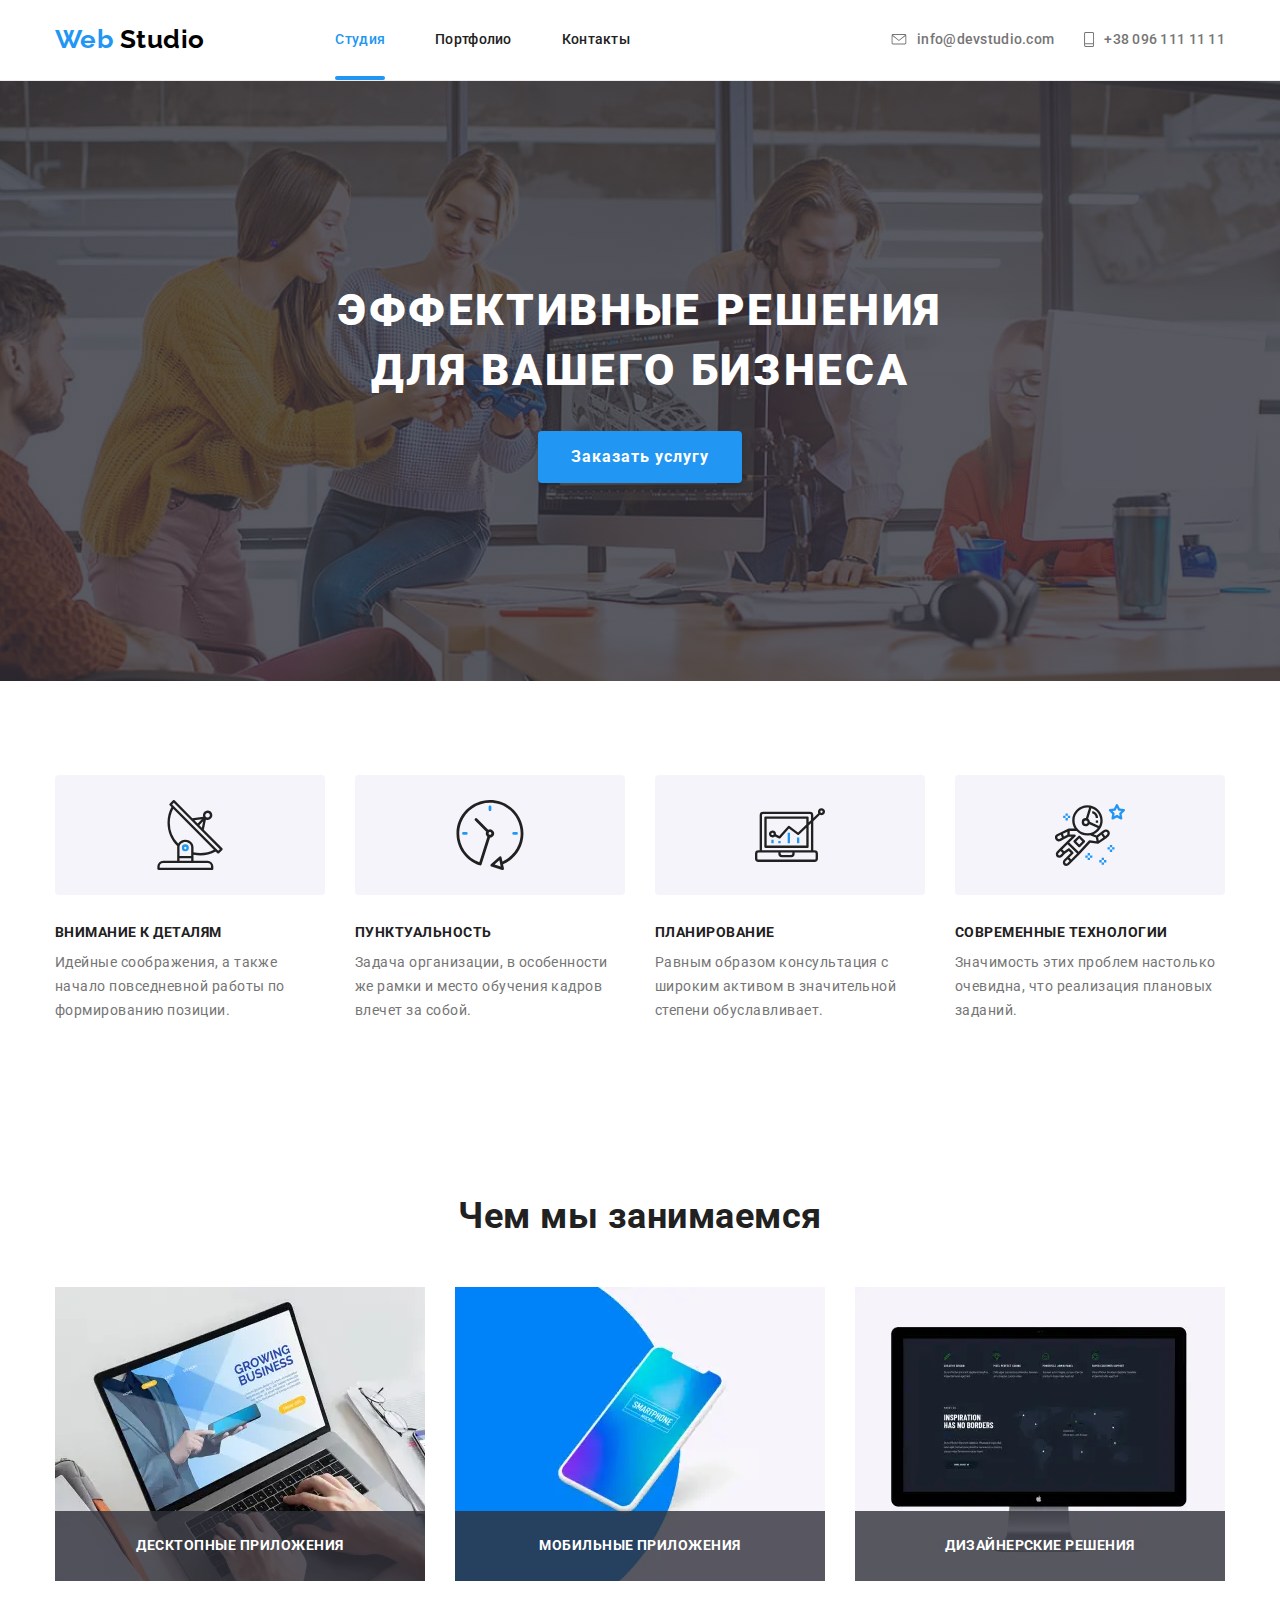
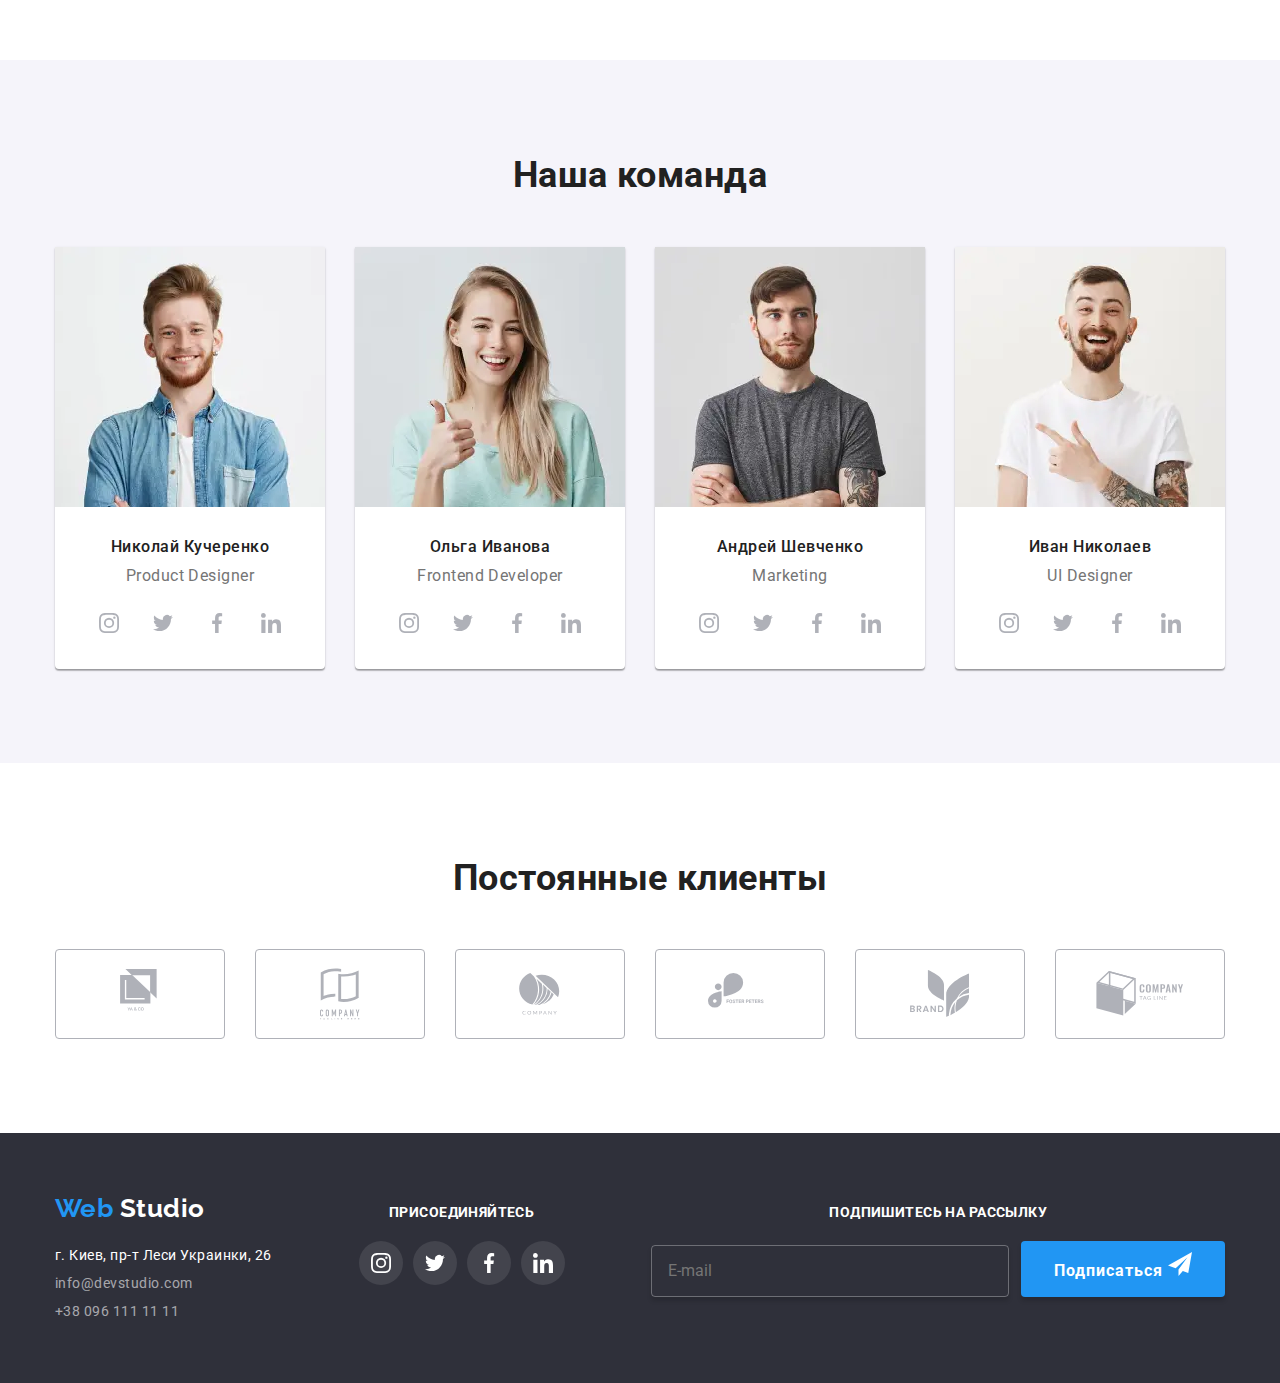
<file: index.html>
<!DOCTYPE html>
<html lang="en">
  <head>
    <meta charset="UTF-8" />
    <meta name="viewport" content="width=device-width, initial-scale=1.0" />
    <title>Web Studio</title>
    <link
      href="https://fonts.googleapis.com/css2?family=Raleway:wght@700&family=Roboto:wght@400;500;700;900&display=swap"
      rel="stylesheet"
    />
    <link rel="stylesheet" href="./css/main.min.css" />
  </head>

  <body>
    <!--Header conteiner-->
    <header class="header">
      <div class="conteiner">
        <nav class="nav-conteiner">
          <a href="./index.html" class="logo">
            <span>Web <span class="colorblack">Studio</span></span>
          </a>
          <button
            type="button"
            class="button-menu is-open"
            aria-expanded="false"
            aria-controls="navigation"
            data-menu-button
          >
            <svg class="icon" width="24" height="16" aria-label="menu switch">
              <use
                class="icon-close"
                href="./img/symbol-defs3.svg#close_24px"
              ></use>
              <use
                class="icon-menu"
                href="./img/symbol-defs3.svg#menu_24px"
              ></use>
            </svg>
          </button>
          <div class="navigation" id="navigation" data-menu>
            <ul class="site-nav">
              <li class="item">
                <a href="./index.html" class="link current">Студия</a>
              </li>
              <li class="item">
                <a href="./portfolio.html" class="link line-link">Портфолио</a>
              </li>
              <li class="item">
                <a href="#" class="link line-link">Контакты</a>
              </li>
            </ul>
            <address class="address-header">
              <a href="mailto:info@devstudio.com" class="link">
                <svg class="icon" width="16" height="11">
                  <use href="./img/symbol-defs3.svg#envelope"></use>
                </svg>
                <span class="contacts">info@devstudio.com</span>
              </a>
              <a href="tel:+380961111111" class="link">
                <svg class="icon" width="10" height="15">
                  <use href="./img/symbol-defs3.svg#vector"></use>
                </svg>
                <span class="contacts">+38 096 111 11 11</span></a
              >
            </address>
          </div>
        </nav>
      </div>
    </header>

    <main>
      <!--Hero conteiner-->
      <section class="hero">
        <h1 class="hero-title">
          Эффективные решения <br />
          для вашего бизнеса
        </h1>
        <button data-modal-open class="button-modal">Заказать услугу</button>

        <div data-modal class="backdrop is-hidden">
          <div class="modal">
            <form class="form" autocomplete="off">
              <p class="form-text">Оставьте свои данные, мы вам перезвоним</p>
              <div class="form-field">
                <input
                  type="text"
                  class="form-input"
                  name="name"
                  id="name"
                  placeholder=" "
                />
                <label for="name" class="form-label">Имя</label>
                <svg class="icon" width="12" height="12">
                  <use href="./img/symbol-defs3.svg#vector_4"></use>
                </svg>
              </div>

              <div class="form-field">
                <input
                  type="tel"
                  class="form-input"
                  name="tel"
                  id="tel"
                  placeholder=" "
                />
                <label for="tel" class="form-label">Телефон</label>
                <svg class="icon" width="13" height="13">
                  <use href="./img/symbol-defs3.svg#vector_3"></use>
                </svg>
              </div>

              <div class="form-field">
                <input
                  type="email"
                  class="form-input"
                  name="email"
                  id="email"
                  placeholder=" "
                />
                <label for="email" class="form-label">Почта</label>
                <svg class="icon" width="15" height="12">
                  <use href="./img/symbol-defs3.svg#vector_2"></use>
                </svg>
              </div>

              <div class="form-field">
                <textarea
                  name="comment"
                  id="comment"
                  class="textarea"
                  rows="10"
                  placeholder=" "
                ></textarea>
                <label for="comment" class="label-comment">Комментарий</label>
              </div>

              <div class="policy-form">
                <label class="policy-checkbox">
                  <input class="checkbox" type="checkbox" name="checkbox" />
                  <span class="checkbox-label">
                    <span
                      >Соглашаюсь с рассылкой и принимаю
                      <a class="policy" href="#">Условия договора</a></span
                    ></span
                  >
                </label>
              </div>

              <button type="submit" class="button-hero">Отправить</button>
              <button data-modal-close class="close-button">
                <svg class="icon" width="11" height="11">
                  <use href="./img/symbol-defs3.svg#vector_1"></use>
                </svg>
              </button>
            </form>
          </div>
        </div>
      </section>

      <!--Difference conteiner-->
      <section class="section">
        <div class="conteiner">
          <h2 class="visually-hidden">Функции</h2>
          <ul class="features">
            <li class="features-list">
              <div class="features-link">
                <svg class="icon" width="70" height="70">
                  <use href="./img/symbol-defs3.svg#antenna"></use>
                </svg>
              </div>
              <h3 class="features-title">Внимание к деталям</h3>
              <p class="features-text">
                Идейные соображения, а также начало повседневной работы по
                формированию позиции.
              </p>
            </li>
            <li class="features-list">
              <div class="features-link">
                <svg class="icon" width="70" height="70">
                  <use href="./img/symbol-defs3.svg#clock"></use>
                </svg>
              </div>
              <h3 class="features-title">Пунктуальность</h3>
              <p class="features-text">
                Задача организации, в особенности же рамки и место обучения
                кадров влечет за собой.
              </p>
            </li>
            <li class="features-list">
              <div class="features-link">
                <svg class="icon" width="70" height="70">
                  <use href="./img/symbol-defs3.svg#diagram"></use>
                </svg>
              </div>
              <h3 class="features-title">Планирование</h3>
              <p class="features-text">
                Равным образом консультация с широким активом в значительной
                степени обуславливает.
              </p>
            </li>
            <li class="features-list">
              <div class="features-link">
                <svg class="icon" width="70" height="70">
                  <use href="./img/symbol-defs3.svg#astronaut"></use>
                </svg>
              </div>
              <h3 class="features-title">Современные технологии</h3>
              <p class="features-text">
                Значимость этих проблем настолько очевидна, что реализация
                плановых заданий.
              </p>
            </li>
          </ul>
        </div>
      </section>

      <!--Services conteiner-->
      <section class="services section">
        <div class="conteiner">
          <h2 class="section-title">Чем мы занимаемся</h2>
          <ul class="services">
            <li class="services-link">
              <picture>
                <source
                  srcset="
                    ./img/desk-laptop.webp    1x,
                    ./img/desk-laptop@2x.webp 2x
                  "
                  media="(min-width: 1200px)"
                  type="image/webp"
                />
                <source
                  srcset="./img/desk-laptop.jpg 1x, ./img/desk-laptop@2x.jpg 2x"
                  media="(min-width: 1200px)"
                />
                <img
                  src="./img/laptop.jpg"
                  alt="photo-laptop"
                  width="370"
                  height="294"
                  class="services-img"
                />
              </picture>
              <div class="services-actions">
                <h3 class="services-title">Десктопные приложения</h3>
              </div>
            </li>
            <li class="services-link">
              <picture>
                <source
                  srcset="
                    ./img/desk-mobile.webp    1x,
                    ./img/desk-mobile@2x.webp 2x
                  "
                  media="(min-width: 1200px)"
                  type="image/webp"
                />
                <source
                  srcset="./img/desk-mobile.jpg 1x, ./img/desk-mobile@2x.jpg 2x"
                  media="(min-width: 1200px)"
                />
                <img
                  src="./img/mobile.jpg"
                  alt="photo-mobile"
                  width="370"
                  height="294"
                  class="services-img"
                />
              </picture>
              <div class="services-actions">
                <h3 class="services-title">Мобильные приложения</h3>
              </div>
            </li>
            <li class="services-link">
              <picture>
                <source
                  srcset="
                    ./img/desk-design.webp    1x,
                    ./img/desk-design@2x.webp 2x
                  "
                  media="(min-width: 1200px)"
                  type="image/webp"
                />
                <source
                  srcset="./img/desk-design.jpg 1x, ./img/desk-design@2x.jpg 2x"
                  media="(min-width: 1200px)"
                />
                <img
                  src="./img/design.jpg"
                  alt="photo-design"
                  width="370"
                  height="294"
                  class="services-img"
                />
              </picture>
              <div class="services-actions">
                <h3 class="services-title">Дизайнерские решения</h3>
              </div>
            </li>
          </ul>
        </div>
      </section>

      <!--Employees conteiner-->
      <section class="employees-section">
        <div class="conteiner">
          <h2 class="section-title">Наша команда</h2>
          <ul class="employees">
            <li class="employees-link">
              <picture>
                <source
                  srcset="
                    ./img/mob-nikolay_kucherenko.webp    1x,
                    ./img/mob-nikolay_kucherenko@2x.webp 2x
                  "
                  media="(max-width: 767px)"
                  type="image/webp"
                />
                <source
                  srcset="
                    ./img/mob-nikolay_kucherenko.jpg    1x,
                    ./img/mob-nikolay_kucherenko@2x.jpg 2x
                  "
                  media="(max-width: 767px)"
                />
                <source
                  srcset="
                    ./img/desk-nikolay_kucherenko.webp    1x,
                    ./img/desk-nikolay_kucherenko@2x.webp 2x
                  "
                  media="(min-width: 1200px)"
                  type="image/webp"
                />
                <source
                  srcset="
                    ./img/desk-nikolay_kucherenko.jpg    1x,
                    ./img/desk-nikolay_kucherenko@2x.jpg 2x
                  "
                  media="(min-width: 1200px)"
                />
                <source
                  srcset="
                    ./img/tabl-nikolay_kucherenko.webp    1x,
                    ./img/tabl-nikolay_kucherenko@2x.webp 2x
                  "
                  media="(min-width: 768px)"
                  type="image/webp"
                />
                <source
                  srcset="
                    ./img/tabl-nikolay_kucherenko.jpg    1x,
                    ./img/tabl-nikolay_kucherenko@2x.jpg 2x
                  "
                  media="(min-width: 768px)"
                />
                <img
                  src="./img/nikolay_kucherenko.jpg"
                  alt="employee-photo"
                  width="270"
                />
              </picture>
              <div class="employees-item">
                <h3 class="employees-title">Николай Кучеренко</h3>
                <p class="employees-text">Product Designer</p>
                <ul class="social-icon">
                  <li class="social-linc">
                    <a
                      href="https://www.instagram.com/"
                      aria-label="Instagram linc"
                      target="_blank"
                      class="link"
                    >
                      <span class="visually-hidden">Instagram linc</span>
                      <svg class="icon" width="20" height="20">
                        <use href="./img/symbol-defs3.svg#instagram"></use>
                      </svg>
                    </a>
                  </li>
                  <li class="social-linc">
                    <a
                      href="https://twitter.com/"
                      aria-label="Twitter linc"
                      target="_blank"
                      class="link"
                    >
                      <span class="visually-hidden">Twitter linc</span>
                      <svg class="icon" width="20" height="20">
                        <use href="./img/symbol-defs3.svg#twitter"></use>
                      </svg>
                    </a>
                  </li>
                  <li class="social-linc">
                    <a
                      href="https://www.facebook.com/"
                      aria-label="Facebook linc"
                      target="_blank"
                      class="link"
                    >
                      <span class="visually-hidden">Facebook linc</span>
                      <svg class="icon" width="20" height="20">
                        <use href="./img/symbol-defs3.svg#facebook"></use>
                      </svg>
                    </a>
                  </li>
                  <li class="social-linc">
                    <a
                      href="https://www.linkedin.com/"
                      aria-label=" Instagram linc"
                      target="_blank"
                      class="link"
                    >
                      <span class="visually-hidden">LinkedIn linc</span>
                      <svg class="icon" width="20" height="20">
                        <use href="./img/symbol-defs3.svg#linkedin"></use>
                      </svg>
                    </a>
                  </li>
                </ul>
              </div>
            </li>
            <li class="employees-link">
              <picture>
                <source
                  srcset="
                    ./img/mob-olga_ivanova.webp    1x,
                    ./img/mob-olga_ivanova@2x.webp 2x
                  "
                  media="(max-width: 767px)"
                  type="image/webp"
                />
                <source
                  srcset="
                    ./img/mob-olga_ivanova.jpg    1x,
                    ./img/mob-olga_ivanova@2x.jpg 2x
                  "
                  media="(max-width: 767px)"
                />
                <source
                  srcset="
                    ./img/desk-olga_ivanova.webp    1x,
                    ./img/desk-olga_ivanova@2x.webp 2x
                  "
                  media="(min-width: 1200px)"
                  type="image/webp"
                />
                <source
                  srcset="
                    ./img/desk-olga_ivanova.jpg    1x,
                    ./img/desk-olga_ivanova@2x.jpg 2x
                  "
                  media="(min-width: 1200px)"
                />
                <source
                  srcset="
                    ./img/tabl-olga_ivanova.webp    1x,
                    ./img/tabl-olga_ivanova@2x.webp 2x
                  "
                  media="(min-width: 768px)"
                  type="image/webp"
                />
                <source
                  srcset="
                    ./img/tabl-olga_ivanova.jpg    1x,
                    ./img/tabl-olga_ivanova@2x.jpg 2x
                  "
                  media="(min-width: 768px)"
                />
                <img
                  src="./img/olga_ivanova.jpg"
                  alt="employee-photo"
                  width="270"
                />
              </picture>
              <div class="employees-item">
                <h3 class="employees-title">Ольга Иванова</h3>
                <p class="employees-text">Frontend Developer</p>
                <ul class="social-icon">
                  <li class="social-linc">
                    <a
                      href="https://www.instagram.com/"
                      aria-label="Instagram linc"
                      target="_blank"
                      class="link"
                    >
                      <span class="visually-hidden">Instagram linc</span>
                      <svg class="icon" width="20" height="20">
                        <use href="./img/symbol-defs3.svg#instagram"></use>
                      </svg>
                    </a>
                  </li>
                  <li class="social-linc">
                    <a
                      href="https://twitter.com/"
                      aria-label="Twitter linc"
                      target="_blank"
                      class="link"
                    >
                      <span class="visually-hidden">Twitter linc</span>
                      <svg class="icon" width="20" height="20">
                        <use href="./img/symbol-defs3.svg#twitter"></use>
                      </svg>
                    </a>
                  </li>
                  <li class="social-linc">
                    <a
                      href="https://www.facebook.com/"
                      aria-label="Facebook linc"
                      target="_blank"
                      class="link"
                    >
                      <span class="visually-hidden">Facebook linc</span>
                      <svg class="icon" width="20" height="20">
                        <use href="./img/symbol-defs3.svg#facebook"></use>
                      </svg>
                    </a>
                  </li>
                  <li class="social-linc">
                    <a
                      href="https://www.linkedin.com/"
                      aria-label=" Instagram linc"
                      target="_blank"
                      class="link"
                    >
                      <span class="visually-hidden">LinkedIn linc</span>
                      <svg class="icon" width="20" height="20">
                        <use href="./img/symbol-defs3.svg#linkedin"></use>
                      </svg>
                    </a>
                  </li>
                </ul>
              </div>
            </li>
            <li class="employees-link">
              <picture>
                <source
                  srcset="
                    ./img/mob-andriy_shevchenko.webp    1x,
                    ./img/mob-andriy_shevchenko@2x.webp 2x
                  "
                  media="(max-width: 767px)"
                  type="image/webp"
                />
                <source
                  srcset="
                    ./img/mob-andriy_shevchenko.jpg    1x,
                    ./img/mob-andriy_shevchenko@2x.jpg 2x
                  "
                  media="(max-width: 767px)"
                />
                <source
                  srcset="
                    ./img/desk-andriy_shevchenko.webp    1x,
                    ./img/desk-andriy_shevchenko@2x.webp 2x
                  "
                  media="(min-width: 1200px)"
                  type="image/webp"
                />
                <source
                  srcset="
                    ./img/desk-andriy_shevchenko.jpg    1x,
                    ./img/desk-andriy_shevchenko@2x.jpg 2x
                  "
                  media="(min-width: 1200px)"
                />
                <source
                  srcset="
                    ./img/tabl-andriy_shevchenko.webp    1x,
                    ./img/tabl-andriy_shevchenko@2x.webp 2x
                  "
                  media="(min-width: 768px)"
                  type="image/webp"
                />
                <source
                  srcset="
                    ./img/tabl-andriy_shevchenko.jpg    1x,
                    ./img/tabl-andriy_shevchenko@2x.jpg 2x
                  "
                  media="(min-width: 768px)"
                />
                <img
                  src="./img/andriy_shevchenko.jpg"
                  alt="employee-photo"
                  width="270"
                />
              </picture>
              <div class="employees-item">
                <h3 class="employees-title">Андрей Шевченко</h3>
                <p class="employees-text">Marketing</p>
                <ul class="social-icon">
                  <li class="social-linc">
                    <a
                      href="https://www.instagram.com/"
                      aria-label="Instagram linc"
                      target="_blank"
                      class="link"
                    >
                      <span class="visually-hidden">Instagram linc</span>
                      <svg class="icon" width="20" height="20">
                        <use href="./img/symbol-defs3.svg#instagram"></use>
                      </svg>
                    </a>
                  </li>
                  <li class="social-linc">
                    <a
                      href="https://twitter.com/"
                      aria-label="Twitter linc"
                      target="_blank"
                      class="link"
                    >
                      <span class="visually-hidden">Twitter linc</span>
                      <svg class="icon" width="20" height="20">
                        <use href="./img/symbol-defs3.svg#twitter"></use>
                      </svg>
                    </a>
                  </li>
                  <li class="social-linc">
                    <a
                      href="https://www.facebook.com/"
                      aria-label="Facebook linc"
                      target="_blank"
                      class="link"
                    >
                      <span class="visually-hidden">Facebook linc</span>
                      <svg class="icon" width="20" height="20">
                        <use href="./img/symbol-defs3.svg#facebook"></use>
                      </svg>
                    </a>
                  </li>
                  <li class="social-linc">
                    <a
                      href="https://www.linkedin.com/"
                      aria-label=" Instagram linc"
                      target="_blank"
                      class="link"
                    >
                      <span class="visually-hidden">LinkedIn linc</span>
                      <svg class="icon" width="20" height="20">
                        <use href="./img/symbol-defs3.svg#linkedin"></use>
                      </svg>
                    </a>
                  </li>
                </ul>
              </div>
            </li>
            <li class="employees-link">
              <picture>
                <source
                  srcset="
                    ./img/mob-ivan_nikolaiev.webp    1x,
                    ./img/mob-ivan_nikolaiev@2x.webp 2x
                  "
                  media="(max-width: 767px)"
                  type="image/webp"
                />
                <source
                  srcset="
                    ./img/mob-ivan_nikolaiev.jpg    1x,
                    ./img/mob-ivan_nikolaiev@2x.jpg 2x
                  "
                  media="(max-width: 767px)"
                />
                <source
                  srcset="
                    ./img/desk-ivan_nikolaiev.webp    1x,
                    ./img/desk-ivan_nikolaiev@2x.webp 2x
                  "
                  media="(min-width: 1200px)"
                  type="image/webp"
                />
                <source
                  srcset="
                    ./img/desk-ivan_nikolaiev.jpg    1x,
                    ./img/desk-ivan_nikolaiev@2x.jpg 2x
                  "
                  media="(min-width: 1200px)"
                />
                <source
                  srcset="
                    ./img/tabl-ivan_nikolaiev.webp    1x,
                    ./img/tabl-ivan_nikolaiev@2x.webp 2x
                  "
                  media="(min-width: 768px)"
                  type="image/webp"
                />
                <source
                  srcset="
                    ./img/tabl-ivan_nikolaiev.jpg    1x,
                    ./img/tabl-ivan_nikolaiev@2x.jpg 2x
                  "
                  media="(min-width: 768px)"
                />
                <img
                  src="./img/ivan_nikolaiev.jpg"
                  alt="employee-photo"
                  width="270"
                />
              </picture>
              <div class="employees-item">
                <h3 class="employees-title">Иван Николаев</h3>
                <p class="employees-text">UI Designer</p>
                <ul class="social-icon">
                  <li class="social-linc">
                    <a
                      href="https://www.instagram.com/"
                      aria-label="Instagram linc"
                      target="_blank"
                      class="link"
                    >
                      <span class="visually-hidden">Instagram linc</span>
                      <svg class="icon" width="20" height="20">
                        <use href="./img/symbol-defs3.svg#instagram"></use>
                      </svg>
                    </a>
                  </li>
                  <li class="social-linc">
                    <a
                      href="https://twitter.com/"
                      aria-label="Twitter linc"
                      target="_blank"
                      class="link"
                    >
                      <span class="visually-hidden">Twitter linc</span>
                      <svg class="icon" width="20" height="20">
                        <use href="./img/symbol-defs3.svg#twitter"></use>
                      </svg>
                    </a>
                  </li>
                  <li class="social-linc">
                    <a
                      href="https://www.facebook.com/"
                      aria-label="Facebook linc"
                      target="_blank"
                      class="link"
                    >
                      <span class="visually-hidden">Facebook linc</span>
                      <svg class="icon" width="20" height="20">
                        <use href="./img/symbol-defs3.svg#facebook"></use>
                      </svg>
                    </a>
                  </li>
                  <li class="social-linc">
                    <a
                      href="https://www.linkedin.com/"
                      aria-label="Instagram linc"
                      target="_blank"
                      class="link"
                    >
                      <span class="visually-hidden">LinkedIn linc</span>
                      <svg class="icon" width="20" height="20">
                        <use href="./img/symbol-defs3.svg#linkedin"></use>
                      </svg>
                    </a>
                  </li>
                </ul>
              </div>
            </li>
          </ul>
        </div>
      </section>

      <!--Сustomers conteiner-->
      <section class="customers">
        <div class="conteiner">
          <h2 class="section-title">Постоянные клиенты</h2>
          <ul class="customers-items">
            <li class="customers-linc">
              <a href="#" class="link">
                <svg width="44" height="49">
                  <use href="./img/symbol-defs3.svg#logo_1"></use>
                </svg>
              </a>
            </li>
            <li class="customers-linc">
              <a href="#" class="link">
                <svg width="40" height="52">
                  <use href="./img/symbol-defs3.svg#logo_2"></use>
                </svg>
              </a>
            </li>
            <li class="customers-linc">
              <a href="#" class="link">
                <svg width="41" height="42">
                  <use href="./img/symbol-defs3.svg#logo_3"></use>
                </svg>
              </a>
            </li>
            <li class="customers-linc">
              <a href="#" class="link">
                <svg width="79" height="42">
                  <use href="./img/symbol-defs3.svg#logo_4"></use>
                </svg>
              </a>
            </li>
            <li class="customers-linc">
              <a href="#" class="link">
                <svg width="59" height="47">
                  <use href="./img/symbol-defs3.svg#logo_5"></use>
                </svg>
              </a>
            </li>
            <li class="customers-linc">
              <a href="#" class="link">
                <svg width="88" height="45">
                  <use href="./img/symbol-defs3.svg#logo_6"></use>
                </svg>
              </a>
            </li>
          </ul>
        </div>
      </section>
    </main>

    <!--Footer conteiner-->
    <footer class="footer">
      <div class="conteiner">
        <div class="address-conteiner">
          <a href="./index.html" class="logo">
            Web <span class="colorwite">Studio</span>
          </a>

          <address class="address-footer">
            <span class="address-subject">г. Киев, пр-т Леси Украинки, 26</span>
            <a class="address-contacts" href="mailto:info@devstudio.com"
              >info@devstudio.com</a
            >
            <a class="address-contacts" href="tel:+380961111111"
              >+38 096 111 11 11</a
            >
          </address>
        </div>

        <div class="social-colneiner">
          <b class="footer-title">Присоединяйтесь</b>
          <ul class="social-item">
            <li class="social-footer">
              <a
                href="https://www.instagram.com/"
                aria-label="Instagram linc"
                target="_blank"
                class="link"
              >
                <span class="visually-hidden">Instagram linc</span>
                <svg class="icon" width="20" height="20">
                  <use href="./img/symbol-defs3.svg#instagram"></use>
                </svg>
              </a>
            </li>
            <li class="social-footer">
              <a
                href="https://twitter.com/"
                aria-label="Twitter linc"
                target="_blank"
                class="link"
              >
                <span class="visually-hidden">Twitter linc</span>
                <svg class="icon" width="20" height="20">
                  <use href="./img/symbol-defs3.svg#twitter"></use>
                </svg>
              </a>
            </li>
            <li class="social-footer">
              <a
                href="https://www.facebook.com/"
                aria-label="Facebook linc"
                target="_blank"
                class="link"
              >
                <span class="visually-hidden">Facebook linc</span>
                <svg class="icon" width="20" height="20">
                  <use href="./img/symbol-defs3.svg#facebook"></use>
                </svg>
              </a>
            </li>
            <li class="social-footer">
              <a
                href="https://www.linkedin.com/"
                aria-label="LinkedIn linc"
                target="_blank"
                class="link"
              >
                <span class="visually-hidden">LinkedIn linc</span>
                <svg class="icon" width="20" height="20">
                  <use href="./img/symbol-defs3.svg#linkedin"></use>
                </svg>
              </a>
            </li>
          </ul>
        </div>

        <div class="footer-mailing">
          <b class="footer-title">Подпишитесь на рассылку</b>

          <form class="form-footer" autocomplete="off">
            <input
              type="email"
              class="item"
              name="mail"
              id="mail"
              placeholder="E-mail"
            />
            <button type="submit" class="button-filter">
              Подписаться
              <svg class="icon" width="24" height="24">
                <use href="./img/symbol-defs3.svg#icon_send"></use>
              </svg>
            </button>
          </form>
        </div>
      </div>
    </footer>

    <script src="./js/modal.js"></script>
    <script src="./js/menu.js"></script>
  </body>
</html>
</file>
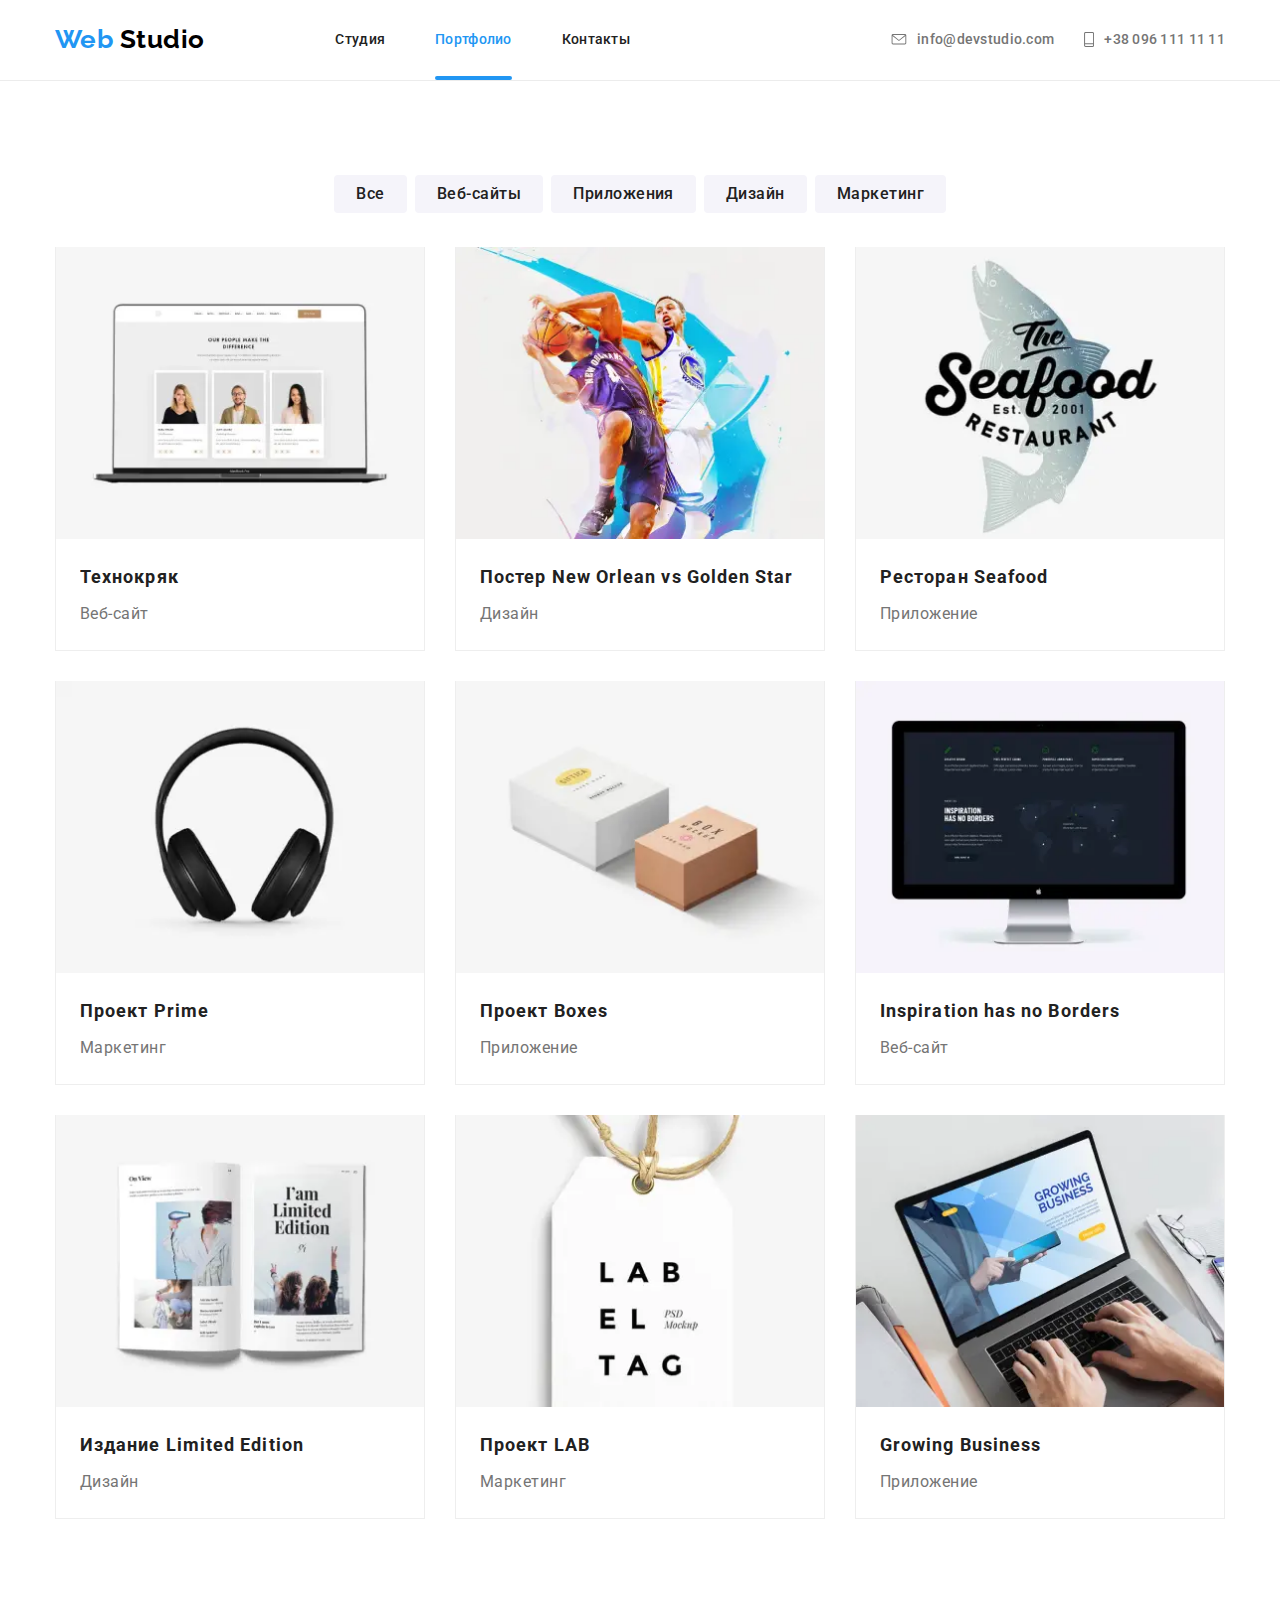
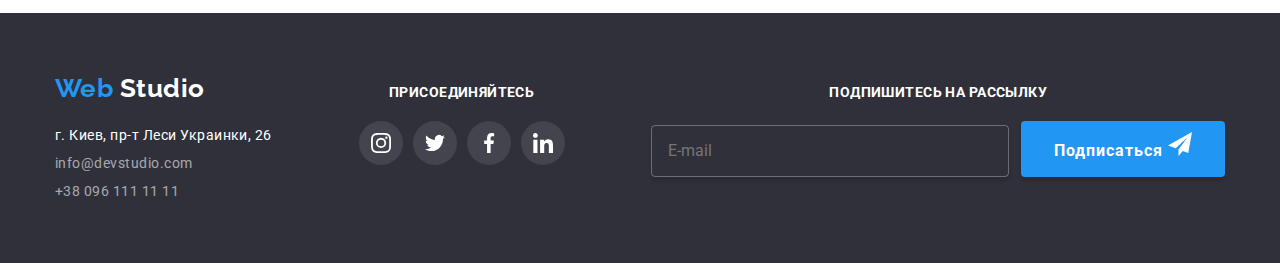
<file: portfolio.html>
<!DOCTYPE html>
<html lang="en">
  <head>
    <meta charset="UTF-8" />
    <meta name="viewport" content="width=device-width, initial-scale=1.0" />
    <title>Portfolio</title>
    <link
      href="https://fonts.googleapis.com/css2?family=Raleway:wght@700&family=Roboto:wght@400;500;700;900&display=swap"
      rel="stylesheet"
    />
    <link rel="stylesheet" href="./css/main.min.css" />
  </head>

  <body>
    <!--Header conteiner-->
    <header class="header">
      <div class="conteiner">
        <nav class="nav-conteiner">
          <a href="./index.html" class="logo">
            <span>Web <span class="colorblack">Studio</span></span>
          </a>
          <button
            type="button"
            class="button-menu is-open"
            aria-expanded="false"
            aria-controls="navigation"
            data-menu-button
          >
            <svg class="icon" width="24" height="16" aria-label="menu switch">
              <use
                class="icon-close"
                href="./img/symbol-defs3.svg#close_24px"
              ></use>
              <use
                class="icon-menu"
                href="./img/symbol-defs3.svg#menu_24px"
              ></use>
            </svg>
          </button>
          <div class="navigation" id="navigation" data-menu>
            <ul class="site-nav">
              <li class="item">
                <a href="./index.html" class="link line-link">Студия</a>
              </li>
              <li class="item">
                <a href="./portfolio.html" class="link current">Портфолио</a>
              </li>
              <li class="item">
                <a href="#" class="link line-link">Контакты</a>
              </li>
            </ul>
            <address class="address-header">
              <a href="mailto:info@devstudio.com" class="link">
                <svg class="icon" width="16" height="11">
                  <use href="./img/symbol-defs3.svg#envelope"></use>
                </svg>
                <span class="contacts">info@devstudio.com</span>
              </a>
              <a href="tel:+380961111111" class="link">
                <svg class="icon" width="10" height="15">
                  <use href="./img/symbol-defs3.svg#vector"></use>
                </svg>
                <span class="contacts">+38 096 111 11 11</span></a
              >
            </address>
          </div>
        </nav>
      </div>
    </header>

    <!--Conteiner works-->
    <main>
      <section class="conteiner">
        <h1 class="visually-hidden">Portfolio</h1>

        <!--Conteiner filter-->
        <ul class="filter-button">
          <li class="item">
            <button type="button" class="button">Все</button>
          </li>
          <li class="item">
            <button type="button" class="button">Веб-сайты</button>
          </li>
          <li class="item">
            <button type="button" class="button">Приложения</button>
          </li>
          <li class="item">
            <button type="button" class="button">Дизайн</button>
          </li>
          <li class="item">
            <button type="button" class="button">Маркетинг</button>
          </li>
        </ul>

        <!--Conteiner portfolio-->
        <ul class="portfolio-list">
          <li class="item">
            <a href="#" class="portfolio-card">
              <div class="portfolio-hover">
                <picture>
                  <source
                    srcset="
                      ./img/mob-tekhnokriak.webp    1x,
                      ./img/mob-tekhnokriak@2x.webp 2x
                    "
                    media="(max-width: 767px)"
                    type="image/webp"
                  />
                  <source
                    srcset="
                      ./img/mob-tekhnokriak.jpg    1x,
                      ./img/mob-tekhnokriak@2x.jpg 2x
                    "
                    media="(max-width: 767px)"
                  />
                  <source
                    srcset="
                      ./img/desk-tekhnokriak.webp    1x,
                      ./img/desk-tekhnokriak@2x.webp 2x
                    "
                    media="(min-width: 1200px)"
                    type="image/webp"
                  />
                  <source
                    srcset="
                      ./img/desk-tekhnokriak.jpg    1x,
                      ./img/desk-tekhnokriak@2x.jpg 2x
                    "
                    media="(min-width: 1200px)"
                  />
                  <source
                    srcset="
                      ./img/tabl-tekhnokriak.webp    1x,
                      ./img/tabl-tekhnokriak@2x.webp 2x
                    "
                    media="(min-width: 768px)"
                    type="image/webp"
                  />
                  <source
                    srcset="
                      ./img/tabl-tekhnokriak.jpg    1x,
                      ./img/tabl-tekhnokriak@2x.jpg 2x
                    "
                    media="(min-width: 768px)"
                  />
                  <img
                    src="./img/tekhnokriak.jpg"
                    alt="photo-website"
                    width="370"
                    height="294"
                    class="portfolio-img"
                  />
                </picture>
                <p class="portfolio-description">
                  Технокряк это современная площадка распространения
                  коронавируса. Компании используют эту платформу для цифрового
                  шпионажа и атак на защищённые сервера конкурентов.
                </p>
              </div>

              <div class="portfolio">
                <h2 class="portfolio-title">Технокряк</h2>
                <p class="portfolio-text">Веб-сайт</p>
              </div>
            </a>
          </li>
          <li class="item">
            <a href="#" class="portfolio-card">
              <div class="portfolio-hover">
                <picture>
                  <source
                    srcset="
                      ./img/mob-poster.webp    1x,
                      ./img/mob-poster@2x.webp 2x
                    "
                    media="(max-width: 767px)"
                    type="image/webp"
                  />
                  <source
                    srcset="./img/mob-poster.jpg 1x, ./img/mob-poster@2x.jpg 2x"
                    media="(max-width: 767px)"
                  />
                  <source
                    srcset="
                      ./img/desk-poster.webp    1x,
                      ./img/desk-poster@2x.webp 2x
                    "
                    media="(min-width: 1200px)"
                    type="image/webp"
                  />
                  <source
                    srcset="
                      ./img/desk-poster.jpg    1x,
                      ./img/desk-poster@2x.jpg 2x
                    "
                    media="(min-width: 1200px)"
                  />
                  <source
                    srcset="
                      ./img/tabl-poster.webp    1x,
                      ./img/tabl-poster@2x.webp 2x
                    "
                    media="(min-width: 768px)"
                    type="image/webp"
                  />
                  <source
                    srcset="
                      ./img/tabl-poster.jpg    1x,
                      ./img/tabl-poster@2x.jpg 2x
                    "
                    media="(min-width: 768px)"
                  />
                  <img
                    src="./img/poster.jpg"
                    alt="poster-basketball-players"
                    width="370"
                    height="294"
                    class="portfolio-img"
                  />
                </picture>
                <p class="portfolio-description">
                  Lorem ipsum dolor, sit amet consectetur adipisicing elit.
                  Dignissimos, eaque perspiciatis. Adipisci commodi corporis
                  repellat? Rem, repudiandae! Illo, labore.
                </p>
              </div>
              <div class="portfolio">
                <h2 class="portfolio-title">
                  Постер New Orlean vs Golden Star
                </h2>
                <p class="portfolio-text">Дизайн</p>
              </div>
            </a>
          </li>
          <li class="item">
            <a href="#" class="portfolio-card">
              <div class="portfolio-hover">
                <picture>
                  <source
                    srcset="
                      ./img/mob-logo_seafood.webp    1x,
                      ./img/mob-logo_seafood@2x.webp 2x
                    "
                    media="(max-width: 767px)"
                    type="image/webp"
                  />
                  <source
                    srcset="
                      ./img/mob-logo_seafood.jpg    1x,
                      ./img/mob-logo_seafood@2x.jpg 2x
                    "
                    media="(max-width: 767px)"
                  />
                  <source
                    srcset="
                      ./img/desk-logo_seafood.webp    1x,
                      ./img/desk-logo_seafood@2x.webp 2x
                    "
                    media="(min-width: 1200px)"
                    type="image/webp"
                  />
                  <source
                    srcset="
                      ./img/desk-logo_seafood.jpg    1x,
                      ./img/desk-logo_seafood@2x.jpg 2x
                    "
                    media="(min-width: 1200px)"
                  />
                  <source
                    srcset="
                      ./img/tabl-logo_seafood.webp    1x,
                      ./img/tabl-logo_seafood@2x.webp 2x
                    "
                    media="(min-width: 768px)"
                    type="image/webp"
                  />
                  <source
                    srcset="
                      ./img/tabl-logo_seafood.jpg    1x,
                      ./img/tabl-logo_seafood@2x.jpg 2x
                    "
                    media="(min-width: 768px)"
                  />
                  <img
                    src="./img/logo_seafood.jpg"
                    alt="logo-restoran-seafood"
                    width="370"
                    height="294"
                    class="portfolio-img"
                  />
                </picture>
                <p class="portfolio-description">
                  Lorem ipsum dolor, sit amet consectetur adipisicing elit.
                  Dignissimos, eaque perspiciatis. Adipisci commodi corporis
                  repellat? Rem, repudiandae! Illo, labore.
                </p>
              </div>
              <div class="portfolio">
                <h2 class="portfolio-title">Ресторан Seafood</h2>
                <p class="portfolio-text">Приложение</p>
              </div>
            </a>
          </li>
          <li class="item">
            <a href="#" class="portfolio-card">
              <div class="portfolio-hover">
                <picture>
                  <source
                    srcset="
                      ./img/mob-wireless_headphones.webp    1x,
                      ./img/mob-wireless_headphones@2x.webp 2x
                    "
                    media="(max-width: 767px)"
                    type="image/webp"
                  />
                  <source
                    srcset="
                      ./img/mob-wireless_headphones.jpg    1x,
                      ./img/mob-wireless_headphones@2x.jpg 2x
                    "
                    media="(max-width: 767px)"
                  />
                  <source
                    srcset="
                      ./img/desk-wireless_headphones.webp    1x,
                      ./img/desk-wireless_headphones@2x.webp 2x
                    "
                    media="(min-width: 1200px)"
                    type="image/webp"
                  />
                  <source
                    srcset="
                      ./img/desk-wireless_headphones.jpg    1x,
                      ./img/desk-wireless_headphones@2x.jpg 2x
                    "
                    media="(min-width: 1200px)"
                  />
                  <source
                    srcset="
                      ./img/tabl-wireless_headphones.webp    1x,
                      ./img/tabl-wireless_headphones@2x.webp 2x
                    "
                    media="(min-width: 768px)"
                    type="image/webp"
                  />
                  <source
                    srcset="
                      ./img/tabl-wireless_headphones.jpg    1x,
                      ./img/tabl-wireless_headphones@2x.jpg 2x
                    "
                    media="(min-width: 768px)"
                  />
                  <img
                    src="./img/wireless_headphones.jpg"
                    alt="photo-wireless-headphonesr"
                    width="370"
                    height="294"
                    class="portfolio-img"
                  />
                </picture>
                <p class="portfolio-description">
                  Lorem ipsum dolor, sit amet consectetur adipisicing elit.
                  Dignissimos, eaque perspiciatis. Adipisci commodi corporis
                  repellat? Rem, repudiandae! Illo, labore.
                </p>
              </div>
              <div class="portfolio">
                <h2 class="portfolio-title">Проект Prime</h2>
                <p class="portfolio-text">Маркетинг</p>
              </div>
            </a>
          </li>
          <li class="item">
            <a href="#" class="portfolio-card">
              <div class="portfolio-hover">
                <picture>
                  <source
                    srcset="./img/mob-boxes.webp 1x, ./img/mob-boxes@2x.webp 2x"
                    media="(max-width: 767px)"
                    type="image/webp"
                  />
                  <source
                    srcset="./img/mob-boxes.jpg 1x, ./img/mob-boxes@2x.jpg 2x"
                    media="(max-width: 767px)"
                  />
                  <source
                    srcset="
                      ./img/desk-boxes.webp    1x,
                      ./img/desk-boxes@2x.webp 2x
                    "
                    media="(min-width: 1200px)"
                    type="image/webp"
                  />
                  <source
                    srcset="./img/desk-boxes.jpg 1x, ./img/desk-boxes@2x.jpg 2x"
                    media="(min-width: 1200px)"
                  />
                  <source
                    srcset="
                      ./img/tabl-boxes.webp    1x,
                      ./img/tabl-boxes@2x.webp 2x
                    "
                    media="(min-width: 768px)"
                    type="image/webp"
                  />
                  <source
                    srcset="./img/tabl-boxes.jpg 1x, ./img/tabl-boxes@2x.jpg 2x"
                    media="(min-width: 768px)"
                  />
                  <img
                    src="./img/boxes.jpg"
                    alt="photo-two-boxes"
                    width="370"
                    height="294"
                    class="portfolio-img"
                  />
                </picture>

                <p class="portfolio-description">
                  Lorem ipsum dolor, sit amet consectetur adipisicing elit.
                  Dignissimos, eaque perspiciatis. Adipisci commodi corporis
                  repellat? Rem, repudiandae! Illo, labore.
                </p>
              </div>
              <div class="portfolio">
                <h2 class="portfolio-title">Проект Boxes</h2>
                <p class="portfolio-text">Приложение</p>
              </div>
            </a>
          </li>
          <li class="item">
            <a href="#" class="portfolio-card">
              <div class="portfolio-hover">
                <picture>
                  <source
                    srcset="
                      ./img/mob-monitor.webp    1x,
                      ./img/mob-monitor@2x.webp 2x
                    "
                    media="(max-width: 767px)"
                    type="image/webp"
                  />
                  <source
                    srcset="
                      ./img/mob-monitor.jpg    1x,
                      ./img/mob-monitor@2x.jpg 2x
                    "
                    media="(max-width: 767px)"
                  />
                  <source
                    srcset="
                      ./img/desk-monitor.webp    1x,
                      ./img/desk-monitor@2x.webp 2x
                    "
                    media="(min-width: 1200px)"
                    type="image/webp"
                  />
                  <source
                    srcset="
                      ./img/desk-monitor.jpg    1x,
                      ./img/desk-monitor@2x.jpg 2x
                    "
                    media="(min-width: 1200px)"
                  />
                  <source
                    srcset="
                      ./img/tabl-monitor.webp    1x,
                      ./img/tabl-monitor@2x.webp 2x
                    "
                    media="(min-width: 768px)"
                    type="image/webp"
                  />
                  <source
                    srcset="
                      ./img/tabl-monitor.jpg    1x,
                      ./img/tabl-monitor@2x.jpg 2x
                    "
                    media="(min-width: 768px)"
                  />
                  <img
                    src="./img/monitor.jpg"
                    alt="photo-monitor"
                    width="370"
                    height="294"
                    class="portfolio-img"
                  />
                </picture>

                <p class="portfolio-description">
                  Lorem ipsum dolor, sit amet consectetur adipisicing elit.
                  Dignissimos, eaque perspiciatis. Adipisci commodi corporis
                  repellat? Rem, repudiandae! Illo, labore.
                </p>
              </div>
              <div class="portfolio">
                <h2 class="portfolio-title">Inspiration has no Borders</h2>
                <p class="portfolio-text">Веб-сайт</p>
              </div>
            </a>
          </li>
          <li class="item">
            <a href="#" class="portfolio-card">
              <div class="portfolio-hover">
                <picture>
                  <source
                    srcset="
                      ./img/mob-open-book.webp    1x,
                      ./img/mob-open-book@2x.webp 2x
                    "
                    media="(max-width: 767px)"
                    type="image/webp"
                  />
                  <source
                    srcset="
                      ./img/mob-open-book.jpg    1x,
                      ./img/mob-open-book@2x.jpg 2x
                    "
                    media="(max-width: 767px)"
                  />
                  <source
                    srcset="
                      ./img/desk-open-book.webp    1x,
                      ./img/desk-open-book@2x.webp 2x
                    "
                    media="(min-width: 1200px)"
                    type="image/webp"
                  />
                  <source
                    srcset="
                      ./img/desk-open-book.jpg    1x,
                      ./img/desk-open-book@2x.jpg 2x
                    "
                    media="(min-width: 1200px)"
                  />
                  <source
                    srcset="
                      ./img/tabl-open-book.webp    1x,
                      ./img/tabl-open-book@2x.webp 2x
                    "
                    media="(min-width: 768px)"
                    type="image/webp"
                  />
                  <source
                    srcset="
                      ./img/tabl-open-book.jpg    1x,
                      ./img/tabl-open-book@2x.jpg 2x
                    "
                    media="(min-width: 768px)"
                  />
                  <img
                    src="./img/open-book.jpg"
                    alt="photo-open-book"
                    width="370"
                    height="294"
                    class="portfolio-img"
                  />
                </picture>
                <p class="portfolio-description">
                  Lorem ipsum dolor, sit amet consectetur adipisicing elit.
                  Dignissimos, eaque perspiciatis. Adipisci commodi corporis
                  repellat? Rem, repudiandae! Illo, labore.
                </p>
              </div>
              <div class="portfolio">
                <h2 class="portfolio-title">Издание Limited Edition</h2>
                <p class="portfolio-text">Дизайн</p>
              </div>
            </a>
          </li>
          <li class="item">
            <a href="#" class="portfolio-card">
              <div class="portfolio-hover">
                <picture>
                  <source
                    srcset="./img/mob-label.webp 1x, ./img/mob-label@2x.webp 2x"
                    media="(max-width: 767px)"
                    type="image/webp"
                  />
                  <source
                    srcset="./img/mob-label.jpg 1x, ./img/mob-label@2x.jpg 2x"
                    media="(max-width: 767px)"
                  />
                  <source
                    srcset="
                      ./img/desk-label.webp    1x,
                      ./img/desk-label@2x.webp 2x
                    "
                    media="(min-width: 1200px)"
                    type="image/webp"
                  />
                  <source
                    srcset="./img/desk-label.jpg 1x, ./img/desk-label@2x.jpg 2x"
                    media="(min-width: 1200px)"
                  />
                  <source
                    srcset="
                      ./img/tabl-label.webp    1x,
                      ./img/tabl-label@2x.webp 2x
                    "
                    media="(min-width: 768px)"
                    type="image/webp"
                  />
                  <source
                    srcset="./img/tabl-label.jpg 1x, ./img/tabl-label@2x.jpg 2x"
                    media="(min-width: 768px)"
                  />
                  <img
                    src="./img/label.jpg"
                    alt="photo-label"
                    width="370"
                    height="294"
                    class="portfolio-img"
                  />
                </picture>
                <p class="portfolio-description">
                  Lorem ipsum dolor, sit amet consectetur adipisicing elit.
                  Dignissimos, eaque perspiciatis. Adipisci commodi corporis
                  repellat? Rem, repudiandae! Illo, labore.
                </p>
              </div>
              <div class="portfolio">
                <h2 class="portfolio-title">Проект LAB</h2>
                <p class="portfolio-text">Маркетинг</p>
              </div>
            </a>
          </li>
          <li class="item">
            <a href="#" class="portfolio-card">
              <div class="portfolio-hover">
                <picture>
                  <source
                    srcset="
                      ./img/mob-hands_laptop.webp    1x,
                      ./img/mob-hands_laptop@2x.webp 2x
                    "
                    media="(max-width: 767px)"
                    type="image/webp"
                  />
                  <source
                    srcset="
                      ./img/mob-hands_laptop.jpg    1x,
                      ./img/mob-hands_laptop@2x.jpg 2x
                    "
                    media="(max-width: 767px)"
                  />
                  <source
                    srcset="
                      ./img/desk-hands_laptop.webp    1x,
                      ./img/desk-hands_laptop@2x.webp 2x
                    "
                    media="(min-width: 1200px)"
                    type="image/webp"
                  />
                  <source
                    srcset="
                      ./img/desk-hands_laptop.jpg    1x,
                      ./img/desk-hands_laptop@2x.jpg 2x
                    "
                    media="(min-width: 1200px)"
                  />
                  <source
                    srcset="
                      ./img/tabl-hands_laptop.webp    1x,
                      ./img/tabl-hands_laptop@2x.webp 2x
                    "
                    media="(min-width: 768px)"
                    type="image/webp"
                  />
                  <source
                    srcset="
                      ./img/tabl-hands_laptop.jpg    1x,
                      ./img/tabl-hands_laptop@2x.jpg 2x
                    "
                    media="(min-width: 768px)"
                  />
                  <img
                    src="./img/hands_laptop.jpg"
                    alt="photo-hands-laptop"
                    width="370"
                    height="294"
                    class="portfolio-img"
                  />
                </picture>
                <p class="portfolio-description">
                  Lorem ipsum dolor, sit amet consectetur adipisicing elit.
                  Dignissimos, eaque perspiciatis. Adipisci commodi corporis
                  repellat? Rem, repudiandae! Illo, labore.
                </p>
              </div>
              <div class="portfolio">
                <h2 class="portfolio-title">Growing Business</h2>
                <p class="portfolio-text">Приложение</p>
              </div>
            </a>
          </li>
        </ul>
      </section>
    </main>

    <!--Footer conteiner-->
    <footer class="footer">
      <div class="conteiner">
        <div class="address-conteiner">
          <a href="./index.html" class="logo">
            Web <span class="colorwite">Studio</span>
          </a>

          <address class="address-footer">
            <span class="address-subject">г. Киев, пр-т Леси Украинки, 26</span>
            <a class="address-contacts" href="mailto:info@devstudio.com"
              >info@devstudio.com</a
            >
            <a class="address-contacts" href="tel:+380961111111"
              >+38 096 111 11 11</a
            >
          </address>
        </div>

        <div class="social-colneiner">
          <b class="footer-title">Присоединяйтесь</b>
          <ul class="social-item">
            <li class="social-footer">
              <a
                href="https://www.instagram.com/"
                aria-label="Instagram linc"
                target="_blank"
                class="link"
              >
                <span class="visually-hidden">Instagram linc</span>
                <svg class="icon" width="20" height="20">
                  <use href="./img/symbol-defs3.svg#instagram"></use>
                </svg>
              </a>
            </li>
            <li class="social-footer">
              <a
                href="https://twitter.com/"
                aria-label="Twitter linc"
                target="_blank"
                class="link"
              >
                <span class="visually-hidden">Twitter linc</span>
                <svg class="icon" width="20" height="20">
                  <use href="./img/symbol-defs3.svg#twitter"></use>
                </svg>
              </a>
            </li>
            <li class="social-footer">
              <a
                href="https://www.facebook.com/"
                aria-label="Facebook linc"
                target="_blank"
                class="link"
              >
                <span class="visually-hidden">Facebook linc</span>
                <svg class="icon" width="20" height="20">
                  <use href="./img/symbol-defs3.svg#facebook"></use>
                </svg>
              </a>
            </li>
            <li class="social-footer">
              <a
                href="https://www.linkedin.com/"
                aria-label="LinkedIn linc"
                target="_blank"
                class="link"
              >
                <span class="visually-hidden">LinkedIn linc</span>
                <svg class="icon" width="20" height="20">
                  <use href="./img/symbol-defs3.svg#linkedin"></use>
                </svg>
              </a>
            </li>
          </ul>
        </div>

        <div class="footer-mailing">
          <b class="footer-title">Подпишитесь на рассылку</b>

          <form class="form-footer" autocomplete="off">
            <input
              type="email"
              class="item"
              name="mail"
              id="mail"
              placeholder="E-mail"
            />
            <button type="submit" class="button-hero">
              Подписаться
              <svg class="icon" width="24" height="24">
                <use href="./img/symbol-defs3.svg#icon_send"></use>
              </svg>
            </button>
          </form>
        </div>
      </div>
    </footer>

    <script src="./js/menu.js"></script>
  </body>
</html>
</file>
<file: css/main.min.css>
.address-header .link,.button-hero,.button-modal,.button-filter{display:-webkit-box;display:-ms-flexbox;display:flex;-webkit-box-align:center;-ms-flex-align:center;align-items:center}.services{display:-webkit-box;display:-ms-flexbox;display:flex;-ms-flex-wrap:wrap;flex-wrap:wrap}.form-field{display:-webkit-box;display:-ms-flexbox;display:flex;-webkit-box-orient:vertical;-webkit-box-direction:normal;-ms-flex-direction:column;flex-direction:column}.header .conteiner{display:-webkit-box;display:-ms-flexbox;display:flex;-webkit-box-pack:justify;-ms-flex-pack:justify;justify-content:space-between}.current::after,.line-link::after{content:"";position:absolute;bottom:0px;left:0px;height:4px;width:100%;background-color:#2196f3;border-radius:2px}.employees-link,.modal{-webkit-box-shadow:0px 2px 1px rgba(0,0,0,0.2),0px 1px 1px rgba(0,0,0,0.14),0px 1px 3px rgba(0,0,0,0.12);box-shadow:0px 2px 1px rgba(0,0,0,0.2),0px 1px 1px rgba(0,0,0,0.14),0px 1px 3px rgba(0,0,0,0.12)}.policy:visited{display:inline-block;margin-left:4px;color:#2196f3;text-decoration:underline}.button-modal,.button-filter{display:inline-block;padding:10px 32px;background-color:#2196f3;color:#fff;border:1px solid transparent;-webkit-box-shadow:0px 4px 4px rgba(0,0,0,0.15);box-shadow:0px 4px 4px rgba(0,0,0,0.15);-webkit-transition:background-color 250ms cubic-bezier(0.4, 0, 0.2, 1),color 250ms cubic-bezier(0.4, 0, 0.2, 1);transition:background-color 250ms cubic-bezier(0.4, 0, 0.2, 1),color 250ms cubic-bezier(0.4, 0, 0.2, 1)}.button-modal:focus,.button-filter:focus,.button-modal:hover,.button-filter:hover{background-color:#188ce8;outline:none}/*! modern-normalize v0.7.0 | MIT License | https://github.com/sindresorhus/modern-normalize */*,*::before,*::after{-webkit-box-sizing:border-box;box-sizing:border-box}:root{-moz-tab-size:4;-o-tab-size:4;tab-size:4}html{line-height:1.15;-webkit-text-size-adjust:100%}body{margin:0}body{font-family:system-ui,-apple-system,"Segoe UI",Roboto,Helvetica,Arial,sans-serif,"Apple Color Emoji","Segoe UI Emoji"}hr{height:0}abbr[title]{-webkit-text-decoration:underline dotted;text-decoration:underline dotted}b,strong{font-weight:bolder}code,kbd,samp,pre{font-family:ui-monospace, SFMono-Regular, Consolas, "Liberation Mono", Menlo, monospace;font-size:1em}small{font-size:80%}sub,sup{font-size:75%;line-height:0;position:relative;vertical-align:baseline}sub{bottom:-0.25em}sup{top:-0.5em}button,input,optgroup,select,textarea{font-family:inherit;font-size:100%;line-height:1.15;margin:0}button,select{text-transform:none}button,[type="button"],[type="reset"],[type="submit"]{-webkit-appearance:button}button::-moz-focus-inner,[type="button"]::-moz-focus-inner,[type="reset"]::-moz-focus-inner,[type="submit"]::-moz-focus-inner{border-style:none;padding:0}button:-moz-focusring,[type="button"]:-moz-focusring,[type="reset"]:-moz-focusring,[type="submit"]:-moz-focusring{outline:1px dotted ButtonText}legend{padding:0}progress{vertical-align:baseline}[type="number"]::-webkit-inner-spin-button,[type="number"]::-webkit-outer-spin-button{height:auto}[type="search"]{-webkit-appearance:textfield;outline-offset:-2px}[type="search"]::-webkit-search-decoration{-webkit-appearance:none}::-webkit-file-upload-button{-webkit-appearance:button;font:inherit}summary{display:list-item}html{-webkit-box-sizing:border-box;box-sizing:border-box}*,*::before,*::after{-webkit-box-sizing:inherit;box-sizing:inherit}a{text-decoration:none;color:inherit}address{font-style:inherit}button{border:none;outline:none;background-color:none;color:none;font-family:inherit}ul{list-style:none;margin:0px;padding:0px}h1,h2,h3,p{margin:auto}img{margin:0px;padding:0px;display:block;max-width:100%;height:auto}body{background-color:#fff;color:#757575;font-family:Roboto,sans-serif;letter-spacing:0.03em}body.modal-open{overflow:hidden}footer{background-color:#2f303a;color:#fff}.conteiner{max-width:1200px;margin:0px auto 0px}@media screen and (max-width: 479px){.conteiner{padding:60px 15px;max-width:calc(100% - 30px)}}@media screen and (min-width: 480px){.conteiner{max-width:480px;padding:60px 15px}}@media screen and (min-width: 768px){.conteiner{max-width:768px;padding:60px 15px}}@media screen and (min-width: 1200px){.conteiner{max-width:1200px;padding:94px 15px}}.header{position:-webkit-sticky;position:sticky;top:0;z-index:1;border-bottom:1px solid #ececec;background-color:#fff;border:1px solid #ececec;border-left:0px;border-right:0px;border-top:0px}.header .conteiner{padding-top:0px;padding-bottom:0px;-webkit-box-align:baseline;-ms-flex-align:baseline;align-items:baseline}.footer .conteiner{display:-webkit-box;display:-ms-flexbox;display:flex;padding-top:60px;padding-bottom:60px}@media screen and (max-width: 767px){.footer .conteiner{-webkit-box-orient:vertical;-webkit-box-direction:normal;-ms-flex-direction:column;flex-direction:column;-webkit-box-align:center;-ms-flex-align:center;align-items:center}}@media screen and (min-width: 768px){.footer .conteiner{-webkit-box-orient:horizontal;-webkit-box-direction:normal;-ms-flex-direction:row;flex-direction:row;-ms-flex-wrap:wrap;flex-wrap:wrap;-webkit-box-pack:center;-ms-flex-pack:center;justify-content:center}}@media screen and (min-width: 1200px){.footer .conteiner{-webkit-box-orient:horizontal;-webkit-box-direction:normal;-ms-flex-direction:row;flex-direction:row;-webkit-box-pack:justify;-ms-flex-pack:justify;justify-content:space-between;-webkit-box-align:baseline;-ms-flex-align:baseline;align-items:baseline}}.footer-mailing{display:-webkit-box;display:-ms-flexbox;display:flex;-webkit-box-orient:vertical;-webkit-box-direction:normal;-ms-flex-direction:column;flex-direction:column;-webkit-box-align:center;-ms-flex-align:center;align-items:center}@media screen and (max-width: 479px){.footer-mailing{width:100%}}@media screen and (min-width: 768px){.footer-mailing{margin-top:60px}}@media screen and (min-width: 1200px){.footer-mailing{margin-top:0px}}.footer-title{display:inline-block}@media screen and (max-width: 767px){.address-conteiner{display:-webkit-box;display:-ms-flexbox;display:flex;-webkit-box-orient:vertical;-webkit-box-direction:normal;-ms-flex-direction:column;flex-direction:column;-webkit-box-align:center;-ms-flex-align:center;align-items:center;padding-bottom:60px}}@media screen and (min-width: 768px){.address-conteiner{display:-webkit-box;display:-ms-flexbox;display:flex;-webkit-box-orient:vertical;-webkit-box-direction:normal;-ms-flex-direction:column;flex-direction:column;-webkit-box-align:center;-ms-flex-align:center;align-items:center;margin:0 auto}}@media screen and (min-width: 1200px){.address-conteiner{display:-webkit-box;display:-ms-flexbox;display:flex;-webkit-box-orient:vertical;-webkit-box-direction:normal;-ms-flex-direction:column;flex-direction:column;-webkit-box-align:center;-ms-flex-align:center;align-items:center;margin:0}}@media screen and (max-width: 767px){.social-colneiner{display:-webkit-box;display:-ms-flexbox;display:flex;-webkit-box-orient:vertical;-webkit-box-direction:normal;-ms-flex-direction:column;flex-direction:column;-webkit-box-align:center;-ms-flex-align:center;align-items:center;padding-bottom:60px}}@media screen and (min-width: 768px){.social-colneiner{display:-webkit-box;display:-ms-flexbox;display:flex;-webkit-box-orient:vertical;-webkit-box-direction:normal;-ms-flex-direction:column;flex-direction:column;-webkit-box-align:center;-ms-flex-align:center;align-items:center;margin:0 auto}}.logo{color:#2196f3;font-family:Raleway,sans-serif;display:inline-block;outline:none}@media screen and (max-width: 767px){.logo{font-weight:bold;font-size:24px;line-height:1.17}}@media screen and (min-width: 768px){.logo{display:-webkit-box;display:-ms-flexbox;display:flex;-webkit-box-flex:1;-ms-flex-positive:1;flex-grow:1;font-weight:bold;font-size:24px;line-height:1.17}}@media screen and (min-width: 1200px){.logo{display:-webkit-box;display:-ms-flexbox;display:flex;-webkit-box-flex:0.5;-ms-flex-positive:0.5;flex-grow:0.5;font-weight:bold;font-size:26px;line-height:1.2}}.colorblack{color:#000}.colorwite{color:#fff}.footer .logo{margin-bottom:20px;display:inline-block}@media screen and (max-width: 767px){.footer .logo{font-weight:bold;font-size:24px;line-height:1.17}}@media screen and (min-width: 768px){.footer .logo{font-weight:bold;font-size:24px;line-height:1.17}}@media screen and (min-width: 1200px){.footer .logo{width:100%;font-weight:bold;font-size:26px;line-height:1.2}}.nav-conteiner{display:-webkit-box;display:-ms-flexbox;display:flex;-webkit-box-align:center;-ms-flex-align:center;align-items:center;-webkit-box-flex:1;-ms-flex-positive:1;flex-grow:1}@media screen and (max-width: 767px){.nav-conteiner{-webkit-box-pack:justify;-ms-flex-pack:justify;justify-content:space-between;height:60px}}@media screen and (min-width: 768px){.nav-conteiner{-webkit-box-pack:center;-ms-flex-pack:center;justify-content:center;height:80px}}@media screen and (max-width: 767px){.navigation{display:none;background-color:#fff;position:absolute;top:100%;left:0;min-width:100%;height:393px;border:1px solid #ececec;border-left:0px;border-right:0px;border-bottom:0px}.navigation.is-open{display:block}}@media screen and (min-width: 768px){.navigation{display:-webkit-box;display:-ms-flexbox;display:flex;-webkit-box-pack:justify;-ms-flex-pack:justify;justify-content:space-between;-webkit-box-flex:1;-ms-flex-positive:1;flex-grow:1}}.site-nav{display:-webkit-box;display:-ms-flexbox;display:flex}@media screen and (min-width: 768px){.site-nav .item:not(:last-child){margin-right:50px}}@media screen and (max-width: 767px){.site-nav{-webkit-box-orient:vertical;-webkit-box-direction:normal;-ms-flex-direction:column;flex-direction:column;-webkit-box-align:center;-ms-flex-align:center;align-items:center;padding:60px 0px}.site-nav .item:not(:last-child){margin-bottom:30px}}.site-nav .link{position:relative;color:#212121}@media screen and (max-width: 767px){.site-nav .link{font-weight:500;font-size:18px;line-height:1.17;letter-spacing:.02em;display:block;padding-bottom:10px}}@media screen and (min-width: 768px){.site-nav .link{font-weight:500;font-size:14px;line-height:1.14;letter-spacing:.02em;display:block;padding-top:32px;padding-bottom:32px}}.site-nav .link:hover,.site-nav .link:focus{color:#2196f3;outline:none;-webkit-transition:color 250ms cubic-bezier(0.4, 0, 0.2, 1);transition:color 250ms cubic-bezier(0.4, 0, 0.2, 1)}.site-nav .link.current{color:#2196f3}.line-link::after{-webkit-transform:scaleX(0);transform:scaleX(0);-webkit-transition:-webkit-transform 250ms cubic-bezier(0.4, 0, 0.2, 1);transition:-webkit-transform 250ms cubic-bezier(0.4, 0, 0.2, 1);transition:transform 250ms cubic-bezier(0.4, 0, 0.2, 1);transition:transform 250ms cubic-bezier(0.4, 0, 0.2, 1), -webkit-transform 250ms cubic-bezier(0.4, 0, 0.2, 1)}.line-link:hover:after{-webkit-transform:scaleX(1);transform:scaleX(1)}.address-header{--color3: currentColor}@media screen and (max-width: 767px){.address-header{display:-webkit-box;display:-ms-flexbox;display:flex;-webkit-box-orient:vertical;-webkit-box-direction:normal;-ms-flex-direction:column;flex-direction:column;-webkit-box-align:center;-ms-flex-align:center;align-items:center;-webkit-box-pack:space-evenly;-ms-flex-pack:space-evenly;justify-content:space-evenly;padding-bottom:60px}}@media screen and (min-width: 768px){.address-header{display:-webkit-box;display:-ms-flexbox;display:flex;-webkit-box-orient:vertical;-webkit-box-direction:normal;-ms-flex-direction:column;flex-direction:column;-webkit-box-pack:space-evenly;-ms-flex-pack:space-evenly;justify-content:space-evenly}}@media screen and (min-width: 1200px){.address-header{display:-webkit-box;display:-ms-flexbox;display:flex;-webkit-box-orient:horizontal;-webkit-box-direction:normal;-ms-flex-direction:row;flex-direction:row;-ms-flex-pack:distribute;justify-content:space-around}}.address-header .link{color:#757575;-webkit-transition:border 250ms cubic-bezier(0.4, 0, 0.2, 1),color 250ms cubic-bezier(0.4, 0, 0.2, 1);transition:border 250ms cubic-bezier(0.4, 0, 0.2, 1),color 250ms cubic-bezier(0.4, 0, 0.2, 1)}.address-header .link:hover,.address-header .link:focus{color:#2196f3;outline:none}@media screen and (max-width: 767px){.address-header .link{font-weight:500;font-size:18px;line-height:1.17;letter-spacing:.02em}.address-header .link:not(:last-child){margin-bottom:16px}}@media screen and (min-width: 768px){.address-header .link{font-weight:500;font-size:12px;line-height:1.17;letter-spacing:.02em}}@media screen and (min-width: 1200px){.address-header .link{font-weight:500;font-size:14px;line-height:1.14;letter-spacing:.02em}.address-header .link:not(:last-child){margin-right:30px}}.address-header .contacts{margin-left:10px}.address-footer{display:-webkit-box;display:-ms-flexbox;display:flex;height:79px;max-width:100%}@media screen and (max-width: 1199px){.address-footer{-webkit-box-orient:vertical;-webkit-box-direction:normal;-ms-flex-direction:column;flex-direction:column;-webkit-box-align:center;-ms-flex-align:center;align-items:center}}@media screen and (min-width: 1200px){.address-footer{-webkit-box-orient:vertical;-webkit-box-direction:normal;-ms-flex-direction:column;flex-direction:column;-webkit-box-align:start;-ms-flex-align:start;align-items:flex-start}}.address-subject{font-weight:400;font-size:14px;line-height:1.7;margin-bottom:4px;display:inline-block}.address-contacts{display:inline-block;margin-bottom:4px;color:rgba(250,250,250,0.6);font-weight:400;font-size:14px;line-height:1.7;-webkit-transition:background-color 250ms cubic-bezier(0.4, 0, 0.2, 1),color 250ms cubic-bezier(0.4, 0, 0.2, 1);transition:background-color 250ms cubic-bezier(0.4, 0, 0.2, 1),color 250ms cubic-bezier(0.4, 0, 0.2, 1)}.address-contacts:hover,.address-contacts:focus{color:#2196f3;outline:none}.address-contacts:nth-last-child(-n+1){margin-bottom:0}.button{padding:6px 22px;margin:0px;background-color:#f5f4fa;color:#212121;min-width:73px;min-height:38px;border-radius:4px;font-weight:500;font-size:16px;line-height:1.6;letter-spacing:.03em}.button-hero{display:inline-block;padding:10px 32px;min-width:200px;min-height:50px;border-radius:4px;background-color:#2196f3;color:#fff;border:1px solid transparent;-webkit-box-shadow:0px 4px 4px rgba(0,0,0,0.15);box-shadow:0px 4px 4px rgba(0,0,0,0.15);font-weight:700;font-size:16px;line-height:1.88;letter-spacing:.06em;-webkit-transition:background-color 250ms cubic-bezier(0.4, 0, 0.2, 1),color 250ms cubic-bezier(0.4, 0, 0.2, 1);transition:background-color 250ms cubic-bezier(0.4, 0, 0.2, 1),color 250ms cubic-bezier(0.4, 0, 0.2, 1)}.button-hero:focus,.button-hero:hover{background-color:#188ce8;outline:none}.button-modal{min-width:200px;min-height:50px;border-radius:4px;font-weight:700;font-size:16px;line-height:1.88;letter-spacing:.06em}.button-filter{min-width:200px;min-height:50px;border-radius:4px;font-weight:700;font-size:16px;line-height:1.88;letter-spacing:.06em}.filter-button{margin-bottom:34px}@media screen and (max-width: 767px){.filter-button{display:-webkit-box;display:-ms-flexbox;display:flex;-ms-flex-wrap:wrap;flex-wrap:wrap;-webkit-box-pack:start;-ms-flex-pack:start;justify-content:flex-start;margin-bottom:19px}}@media screen and (min-width: 768px){.filter-button{display:-webkit-box;display:-ms-flexbox;display:flex;-webkit-box-pack:center;-ms-flex-pack:center;justify-content:center;-webkit-box-align:center;-ms-flex-align:center;align-items:center}}.filter-button .item:not(:last-child){margin-right:8px}@media screen and (max-width: 767px){.filter-button .item{margin-bottom:15px}}.filter-button .button{-webkit-transition:background-color 250ms cubic-bezier(0.4, 0, 0.2, 1),color 250ms cubic-bezier(0.4, 0, 0.2, 1);transition:background-color 250ms cubic-bezier(0.4, 0, 0.2, 1),color 250ms cubic-bezier(0.4, 0, 0.2, 1)}.filter-button .button:hover,.filter-button .button:focus{background-color:#2196f3;color:#fff;-webkit-box-shadow:0px 2px 2px rgba(0,0,0,0.12),0px 1px 2px rgba(0,0,0,0.08),0px 3px 1px rgba(0,0,0,0.1);box-shadow:0px 2px 2px rgba(0,0,0,0.12),0px 1px 2px rgba(0,0,0,0.08),0px 3px 1px rgba(0,0,0,0.1);outline:none}.button-menu{min-width:40px;height:40px;display:-webkit-inline-box;display:-ms-inline-flexbox;display:inline-flex;-webkit-box-pack:center;-ms-flex-pack:center;justify-content:center;-webkit-box-align:center;-ms-flex-align:center;align-items:center;margin:0;padding:0;background-color:transparent}@media screen and (min-width: 767px){.button-menu{display:none}}.button-menu .icon-menu{display:none}.button-menu.is-open .icon-menu{display:block}.button-menu.is-open .icon-close{display:none}.button-menu .icon:hover,.button-menu .icon:focus{fill:#2196f3;-webkit-transition:250ms cubic-bezier(0.4, 0, 0.2, 1);transition:250ms cubic-bezier(0.4, 0, 0.2, 1)}.section-title{color:#212121;text-align:center}@media screen and (max-width: 1199px){.section-title{font-weight:700;font-size:28px;line-height:1.18;margin-bottom:30px}}@media screen and (min-width: 1200px){.section-title{font-weight:700;font-size:36px;line-height:1.17;margin-bottom:50px}}.hero{text-align:center;margin-left:auto;margin-right:auto;background-color:#2f303a;background-size:cover;background-position:center;background-repeat:no-repeat}@media screen and (max-width: 480px){.hero{background-image:-webkit-gradient(linear, left top, left bottom, from(rgba(47,48,58,0.8)), to(rgba(47,48,58,0.8))),url("../img/mob-header.jpg");background-image:linear-gradient(rgba(47,48,58,0.8), rgba(47,48,58,0.8)),url("../img/mob-header.jpg")}}@media screen and (max-width: 480px) and (min-device-pixel-ratio: 2), screen and (max-width: 480px) and (-webkit-min-device-pixel-ratio: 2), screen and (max-width: 480px) and (min-resolution: 192dpi), screen and (max-width: 480px) and (min-resolution: 2dppx){.hero{background-image:-webkit-gradient(linear, left top, left bottom, from(rgba(47,48,58,0.8)), to(rgba(47,48,58,0.8))),url("../img/mob-header@2x.jpg");background-image:linear-gradient(rgba(47,48,58,0.8), rgba(47,48,58,0.8)),url("../img/mob-header@2x.jpg")}}@media screen and (min-width: 481px) and (max-width: 768px){.hero{background-image:-webkit-gradient(linear, left top, left bottom, from(rgba(47,48,58,0.8)), to(rgba(47,48,58,0.8))),url("../img/tabl-header.jpg");background-image:linear-gradient(rgba(47,48,58,0.8), rgba(47,48,58,0.8)),url("../img/tabl-header.jpg")}}@media screen and (min-width: 481px) and (max-width: 768px) and (min-device-pixel-ratio: 2), screen and (min-width: 481px) and (max-width: 768px) and (-webkit-min-device-pixel-ratio: 2), screen and (min-width: 481px) and (max-width: 768px) and (min-resolution: 192dpi), screen and (min-width: 481px) and (max-width: 768px) and (min-resolution: 2dppx){.hero{background-image:-webkit-gradient(linear, left top, left bottom, from(rgba(47,48,58,0.8)), to(rgba(47,48,58,0.8))),url("../img/tabl-header@2x.jpg");background-image:linear-gradient(rgba(47,48,58,0.8), rgba(47,48,58,0.8)),url("../img/tabl-header@2x.jpg")}}@media screen and (min-width: 769px){.hero{background-image:-webkit-gradient(linear, left top, left bottom, from(rgba(47,48,58,0.8)), to(rgba(47,48,58,0.8))),url("../img/desk-header.jpg");background-image:linear-gradient(rgba(47,48,58,0.8), rgba(47,48,58,0.8)),url("../img/desk-header.jpg")}}@media screen and (min-width: 769px) and (min-device-pixel-ratio: 2), screen and (min-width: 769px) and (-webkit-min-device-pixel-ratio: 2), screen and (min-width: 769px) and (min-resolution: 192dpi), screen and (min-width: 769px) and (min-resolution: 2dppx){.hero{background-image:-webkit-gradient(linear, left top, left bottom, from(rgba(47,48,58,0.8)), to(rgba(47,48,58,0.8))),url("../img/desk-header@2x.jpg");background-image:linear-gradient(rgba(47,48,58,0.8), rgba(47,48,58,0.8)),url("../img/desk-header@2x.jpg")}}@media screen and (max-width: 767px){.hero{max-width:480px;height:400px;padding-top:118px;padding-bottom:118px}}@media screen and (min-width: 768px){.hero{max-width:768px;height:400px;padding-top:118px;padding-bottom:118px}}@media screen and (min-width: 1200px){.hero{max-width:1600px;height:600px;padding-top:200px;padding-bottom:200px}}.hero-title{margin:0;margin-bottom:30px;color:#fff;text-align:center;text-transform:uppercase}@media screen and (max-width: 1199px){.hero-title{font-weight:900;font-size:26px;line-height:1.62;letter-spacing:.06em}}@media screen and (min-width: 1200px){.hero-title{font-weight:900;font-size:44px;line-height:1.36;letter-spacing:.06em}}.visually-hidden{position:absolute;clip:rect(1px, 1px, 1px, 1px);padding:0;border:0;min-width:1px;height:1px;overflow:hidden}@media screen and (min-width: 768px){.features{display:-webkit-box;display:-ms-flexbox;display:flex;-ms-flex-wrap:wrap;flex-wrap:wrap;margin:-15px}}.features-title{margin-bottom:10px;color:#212121;font-weight:700;font-size:14px;line-height:1.14;text-transform:uppercase}@media screen and (max-width: 767px){.features-title{text-align:center}}.features-text{font-weight:400;font-size:14px;line-height:1.7}@media screen and (max-width: 767px){.features-list:not(:last-child){margin-bottom:30px}}@media screen and (min-width: 768px){.features-list{max-width:calc((100% - 2 * 30px) / 2);margin:15px}}@media screen and (min-width: 1200px){.features-list{max-width:calc((100% - 4 * 30px) / 4);margin:15px}}.features-link{border-radius:4px;background-color:#f5f4fa;display:-webkit-inline-box;display:-ms-inline-flexbox;display:inline-flex;-webkit-box-pack:center;-ms-flex-pack:center;justify-content:center;-webkit-box-align:center;-ms-flex-align:center;align-items:center;margin-bottom:30px;min-width:100%;height:120px}.services{margin:-15px}.services-title{color:#fff;font-weight:700;font-size:14px;line-height:1.14;text-transform:uppercase}.services-img{max-width:100%;height:100%}.services-link{position:relative;max-width:calc((100% - 3 * 30px) / 3);margin:15px}.services-actions{min-width:370px;height:70px;background-color:rgba(47,48,58,0.8);position:absolute;top:100%;left:50%;-webkit-transform:translate(-50%, -100%);transform:translate(-50%, -100%);display:-webkit-box;display:-ms-flexbox;display:flex;-webkit-box-pack:center;-ms-flex-pack:center;justify-content:center;-webkit-box-align:center;-ms-flex-align:center;align-items:center}@media screen and (max-width: 1199px){.services{display:none}}.customers-items{display:-webkit-box;display:-ms-flexbox;display:flex;-ms-flex-wrap:wrap;flex-wrap:wrap;margin:-15px;--color4: currentColor;color:#afb1b8}.customers-linc{height:90px;margin:15px;display:-webkit-inline-box;display:-ms-inline-flexbox;display:inline-flex;-webkit-box-pack:center;-ms-flex-pack:center;justify-content:center;-webkit-box-align:center;-ms-flex-align:center;align-items:center}@media screen and (max-width: 767px){.customers-linc{min-width:calc((100% - 2 * 30px) / 2)}}@media screen and (min-width: 768px){.customers-linc{min-width:calc((100% - 3 * 30px) / 3)}}@media screen and (min-width: 1200px){.customers-linc{min-width:calc((100% - 6 * 30px) / 6)}}.customers-linc .link{min-width:100%;height:90px;display:-webkit-inline-box;display:-ms-inline-flexbox;display:inline-flex;-webkit-box-pack:center;-ms-flex-pack:center;justify-content:center;-webkit-box-align:center;-ms-flex-align:center;align-items:center;border:1px solid #afb1b8;-webkit-box-sizing:border-box;box-sizing:border-box;border-radius:4px;-webkit-transition:border 250ms cubic-bezier(0.4, 0, 0.2, 1),color 250ms cubic-bezier(0.4, 0, 0.2, 1);transition:border 250ms cubic-bezier(0.4, 0, 0.2, 1),color 250ms cubic-bezier(0.4, 0, 0.2, 1)}.customers-linc .link:hover,.customers-linc .link:focus{border:1px solid #2196f3;color:#2196f3;outline:none}@media screen and (min-width: 768px){.employees{display:-webkit-box;display:-ms-flexbox;display:flex;-ms-flex-wrap:wrap;flex-wrap:wrap;margin:-15px}}.employees-section{background-color:#f5f4fa}.employees-title{margin-bottom:10px;color:#212121;font-weight:500;font-size:16px;line-height:1.19;text-align:center}.employees-text{margin-bottom:16px;font-weight:400;font-size:16px;line-height:1.19;text-align:center}.employees-link{background-color:#fff;border-radius:0px 0px 4px 4px}@media screen and (max-width: 767px){.employees-link{max-width:100%}.employees-link:not(:last-child){margin-bottom:30px}}@media screen and (min-width: 768px){.employees-link{max-width:calc((100% - 2 * 30px) / 2);margin:15px}}@media screen and (min-width: 1200px){.employees-link{max-width:calc((100% - 4 * 30px) / 4);margin:15px}}.employees-item{text-align:center;padding:30px 0px 24px;margin:0px}@media screen and (max-width: 767px){.employees-link img{height:100%;width:100%}}@media screen and (min-width: 768px){.employees-link img{height:260px;width:100%}}@media screen and (min-width: 1200px){.employees-link img{width:100%}}@media screen and (min-width: 767px){.portfolio-list{display:-webkit-box;display:-ms-flexbox;display:flex;-ms-flex-wrap:wrap;flex-wrap:wrap;margin:-15px}}@media screen and (min-width: 1023px){.portfolio-list{display:-webkit-box;display:-ms-flexbox;display:flex;-ms-flex-wrap:wrap;flex-wrap:wrap}}.portfolio-list .item{height:404px;background:#fff;border:1px solid #eee;border-top:0px}@media screen and (max-width: 767px){.portfolio-list .item{height:100%;width:100%}.portfolio-list .item:not(:last-child){margin-bottom:30px}}@media screen and (min-width: 768px){.portfolio-list .item{max-width:calc((100% - 2 * 30px) / 2);margin:15px}}@media screen and (min-width: 1200px){.portfolio-list .item{max-width:calc((100% - 3 * 30px) / 3);margin:15px}}.portfolio{padding:20px 24px}.portfolio-description{position:absolute;top:0;min-width:100%;height:100%;font-weight:400;font-size:18px;line-height:1.56;letter-spacing:.03em;background-color:rgba(33,150,243,0.9);color:#fff;-webkit-transform:translateY(100%);transform:translateY(100%);-webkit-transition:-webkit-transform 250ms cubic-bezier(0.4, 0, 0.2, 1);transition:-webkit-transform 250ms cubic-bezier(0.4, 0, 0.2, 1);transition:transform 250ms cubic-bezier(0.4, 0, 0.2, 1);transition:transform 250ms cubic-bezier(0.4, 0, 0.2, 1), -webkit-transform 250ms cubic-bezier(0.4, 0, 0.2, 1)}@media screen and (min-width: 480px){.portfolio-description{padding:77px 24px}}@media screen and (min-width: 768px){.portfolio-description{padding:54px 24px}}@media screen and (min-width: 1200px){.portfolio-description{padding:63px 24px}}.portfolio-card:focus .portfolio-description,.portfolio-card:hover .portfolio-description{-webkit-transform:translateY(0);transform:translateY(0);outline:none}.portfolio-hover{position:relative;overflow:hidden}.portfolio-title{margin-bottom:4px;color:#212121;font-weight:700;font-size:18px;line-height:2;letter-spacing:.06em;white-space:nowrap;text-overflow:ellipsis;overflow:hidden}.portfolio-text{font-weight:400;font-size:16px;line-height:1.88}.portfolio-img{width:100%;height:100%}.portfolio-list .item:hover,.portfolio-list .item:focus{-webkit-box-shadow:1px 4px 6px rgba(0,0,0,0.16),0px 4px 4px rgba(0,0,0,0.06),0px 1px 1px rgba(0,0,0,0.12);box-shadow:1px 4px 6px rgba(0,0,0,0.16),0px 4px 4px rgba(0,0,0,0.06),0px 1px 1px rgba(0,0,0,0.12)}.social-icon{display:-webkit-box;display:-ms-flexbox;display:flex;-webkit-box-pack:center;-ms-flex-pack:center;justify-content:center;-webkit-box-align:center;-ms-flex-align:center;align-items:center;margin:0px;--color4: currentColor;color:#afb1b8}.social-icon .social-linc:not(:last-child){margin-right:10px}.social-linc .link{min-width:44px;height:44px;border-radius:50%;display:-webkit-inline-box;display:-ms-inline-flexbox;display:inline-flex;-webkit-box-pack:center;-ms-flex-pack:center;justify-content:center;-webkit-box-align:center;-ms-flex-align:center;align-items:center;-webkit-transition:background-color 250ms cubic-bezier(0.4, 0, 0.2, 1),color 250ms cubic-bezier(0.4, 0, 0.2, 1);transition:background-color 250ms cubic-bezier(0.4, 0, 0.2, 1),color 250ms cubic-bezier(0.4, 0, 0.2, 1);background-color:#fff}.social-linc .link:hover,.social-linc .link:focus{background-color:#2196f3;color:#fff;outline:none}.social-item{display:-webkit-box;display:-ms-flexbox;display:flex;-webkit-box-pack:center;-ms-flex-pack:center;justify-content:center;-webkit-box-align:center;-ms-flex-align:center;align-items:center;margin:0px;--color4: currentColor;color:#fff}.social-item .social-footer:not(:last-child){margin-right:10px}.social-footer .link{min-width:44px;height:44px;border-radius:50%;display:-webkit-inline-box;display:-ms-inline-flexbox;display:inline-flex;-webkit-box-pack:center;-ms-flex-pack:center;justify-content:center;-webkit-box-align:center;-ms-flex-align:center;align-items:center;-webkit-transition:background-color 250ms cubic-bezier(0.4, 0, 0.2, 1),color 250ms cubic-bezier(0.4, 0, 0.2, 1);transition:background-color 250ms cubic-bezier(0.4, 0, 0.2, 1),color 250ms cubic-bezier(0.4, 0, 0.2, 1);background-color:rgba(250,250,250,0.1)}.social-footer .link:hover,.social-footer .link:focus{background-color:#2196f3;outline:none}.footer-title{margin-bottom:20px;font-weight:700;font-size:14px;line-height:1.14;letter-spacing:.03em;text-transform:uppercase}.backdrop{position:fixed;z-index:3;top:0;left:0;min-width:100%;height:100%;background-color:rgba(0,0,0,0.2);-webkit-transition:250ms cubic-bezier(0.4, 0, 0.2, 1);transition:250ms cubic-bezier(0.4, 0, 0.2, 1);overflow-y:scroll}.backdrop.is-hidden{opacity:0;pointer-events:none}.modal{background-color:#fff;border-radius:4px}@media screen and (max-width: 479px){.modal{max-width:calc(100% - 5px);min-height:609px;position:absolute;top:20%;left:50%;-webkit-transform:translate(-50%, -20%);transform:translate(-50%, -20%)}}@media screen and (min-width: 480px) and (max-width: 767px){.modal{max-width:450px;min-height:609px;position:absolute;top:20%;left:50%;-webkit-transform:translate(-50%, -20%);transform:translate(-50%, -20%)}}@media screen and (min-width: 768px){.modal{position:absolute;top:50%;left:50%;-webkit-transform:translate(-50%, -50%);transform:translate(-50%, -50%);max-width:450px;min-height:609px}}@media screen and (min-width: 1200px){.modal{position:absolute;top:50%;left:50%;-webkit-transform:translate(-50%, -50%);transform:translate(-50%, -50%);max-width:528px;min-height:581px}}.form{position:relative;margin-left:auto;margin-right:auto;padding:40px}.form-text{margin-bottom:30px;font-weight:700;font-size:20px;line-height:1.6;text-align:center;color:#212121}.form-label{position:absolute;top:50%;left:42px;-webkit-transform:translateY(-50%);transform:translateY(-50%);font-weight:400;font-size:14px;line-height:1.14;letter-spacing:.01em;color:#757575}.close-button{position:absolute;top:0%;right:8px;-webkit-transform:translateY(20%);transform:translateY(20%);min-width:30px;height:30px;display:-webkit-inline-box;display:-ms-inline-flexbox;display:inline-flex;-webkit-box-pack:center;-ms-flex-pack:center;justify-content:center;-webkit-box-align:center;-ms-flex-align:center;align-items:center;border-radius:50%;background-color:#fff;border:1px solid rgba(0,0,0,0.1);-webkit-box-sizing:border-box;box-sizing:border-box}.close-button .icon{margin:0}.close-button .icon:hover,.close-button .icon:focus{fill:#2196f3;-webkit-transition:250ms cubic-bezier(0.4, 0, 0.2, 1);transition:250ms cubic-bezier(0.4, 0, 0.2, 1)}.form-field{position:relative;margin-bottom:28px}.form-field .icon{margin:0;position:absolute;top:50%;left:16px;-webkit-transform:translateY(-50%);transform:translateY(-50%);display:inline-block;min-width:18px;height:18px;background-color:#fff}.form-input{padding-top:12px;padding-bottom:12px;padding-left:40px;border:1px solid rgba(33,33,33,0.2);-webkit-box-sizing:border-box;box-sizing:border-box;border-radius:4px}.form-input:focus{outline:none;border-color:#2196f3}.form-input:focus ~ .icon{fill:#2196f3;-webkit-transition:fill 250ms cubic-bezier(0.4, 0, 0.2, 1);transition:fill 250ms cubic-bezier(0.4, 0, 0.2, 1)}.form-input:focus+.form-label,.form-input:not(:placeholder-shown)+.form-label{color:#2196f3;-webkit-transform:translateY(-40px) translateX(-30px);transform:translateY(-40px) translateX(-30px);-webkit-transition:250ms cubic-bezier(0.4, 0, 0.2, 1);transition:250ms cubic-bezier(0.4, 0, 0.2, 1)}@media screen and (max-width: 479px){.form-input{min-width:100%;height:40px}}@media screen and (min-width: 480px){.form-input{min-width:370px;height:40px}}@media screen and (min-width: 1200px){.form-input{min-width:448px;height:40px}}.textarea{padding:12px 16px;resize:none;border:1px solid rgba(33,33,33,0.2);-webkit-box-sizing:border-box;box-sizing:border-box}.textarea:focus{outline:none;border-color:#2196f3;-webkit-transition:250ms cubic-bezier(0.4, 0, 0.2, 1);transition:250ms cubic-bezier(0.4, 0, 0.2, 1)}.textarea:focus+.label-comment,.textarea:not(:placeholder-shown)+.label-comment{color:#2196f3;-webkit-transform:translateY(-30px) translateX(-5px);transform:translateY(-30px) translateX(-5px);-webkit-transition:250ms cubic-bezier(0.4, 0, 0.2, 1);transition:250ms cubic-bezier(0.4, 0, 0.2, 1)}@media screen and (max-width: 479px){.textarea{min-width:100%;height:120px}}@media screen and (min-width: 480px){.textarea{min-width:370px;height:120px}}@media screen and (min-width: 1200px){.textarea{min-width:448px;height:120px}}.label-comment{position:absolute;top:10%;left:16px;font-weight:400;font-size:14px;line-height:1.14;letter-spacing:.01em;color:#757575}.form-footer{display:-webkit-box;display:-ms-flexbox;display:flex}@media screen and (max-width: 479px){.form-footer{width:100%}}@media screen and (max-width: 1199px){.form-footer{-webkit-box-orient:vertical;-webkit-box-direction:normal;-ms-flex-direction:column;flex-direction:column;-webkit-box-align:center;-ms-flex-align:center;align-items:center}}@media screen and (min-width: 1200px){.form-footer{-webkit-box-orient:horizontal;-webkit-box-direction:normal;-ms-flex-direction:row;flex-direction:row;-webkit-box-align:baseline;-ms-flex-align:baseline;align-items:baseline}}.form-footer .item{font-weight:400;font-size:16px;line-height:1.25;color:#757575;padding-left:16px;padding-top:15px;padding-bottom:15px;background-color:inherit;border:1px solid rgba(255,255,255,0.3);-webkit-box-sizing:border-box;box-sizing:border-box;-webkit-box-shadow:0px 4px 4px rgba(0,0,0,0.15);box-shadow:0px 4px 4px rgba(0,0,0,0.15);border-radius:4px}@media screen and (max-width: 479px){.form-footer .item{width:100%;min-height:50px;margin-bottom:20px}}@media screen and (min-width: 480px){.form-footer .item{min-width:450px;min-height:50px;margin-bottom:20px}}@media screen and (min-width: 1200px){.form-footer .item{min-width:358px;min-height:50px;margin-right:12px}}.form-footer .item:focus{outline:none}.policy-form{margin-bottom:30px;color:#757575}@media screen and (max-width: 1199px){.policy-form{font-weight:400;font-size:12px;line-height:1.7}}@media screen and (min-width: 1200px){.policy-form{font-weight:400;font-size:14px;line-height:1.7}}.checkbox{-webkit-appearance:none;-moz-appearance:none;appearance:none}.checkbox ~ .checkbox-label::before{content:"";display:block;min-width:16px;height:16px;border:2px solid #212121;border-radius:2px;margin-right:8px;-ms-flex-negative:0;flex-shrink:0}.checkbox:checked ~ .checkbox-label::before{background-color:#2196f3;border-color:transparent;background-image:url("../img/icon_check.svg");background-repeat:no-repeat;background-position:center;min-width:16px;height:16px;-webkit-transition:250ms cubic-bezier(0.4, 0, 0.2, 1);transition:250ms cubic-bezier(0.4, 0, 0.2, 1)}.checkbox-label{display:-webkit-box;display:-ms-flexbox;display:flex;-webkit-box-pack:center;-ms-flex-pack:center;justify-content:center;-webkit-box-align:center;-ms-flex-align:center;align-items:center}.policy{display:inline-block;margin-left:4px;color:#2196f3;text-decoration:underline}
/*# sourceMappingURL=main.min.css.map */
</file>
